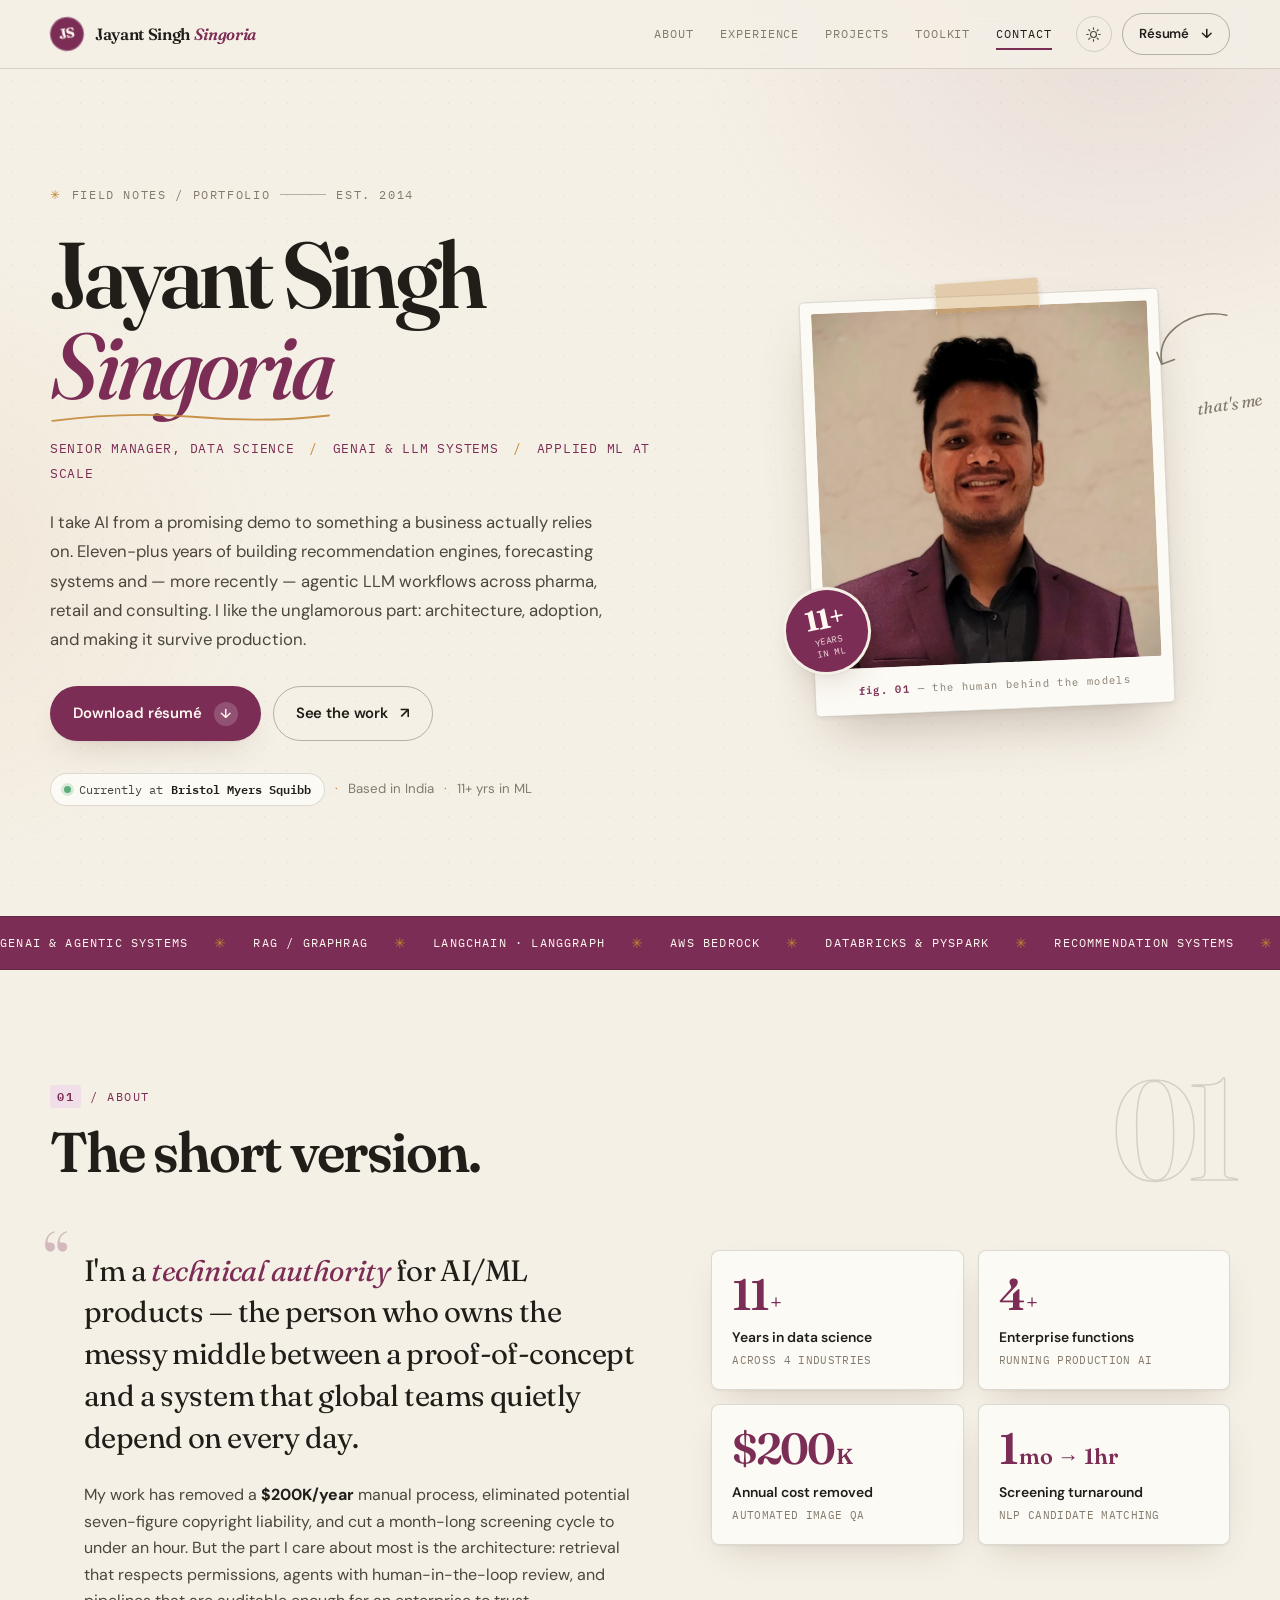
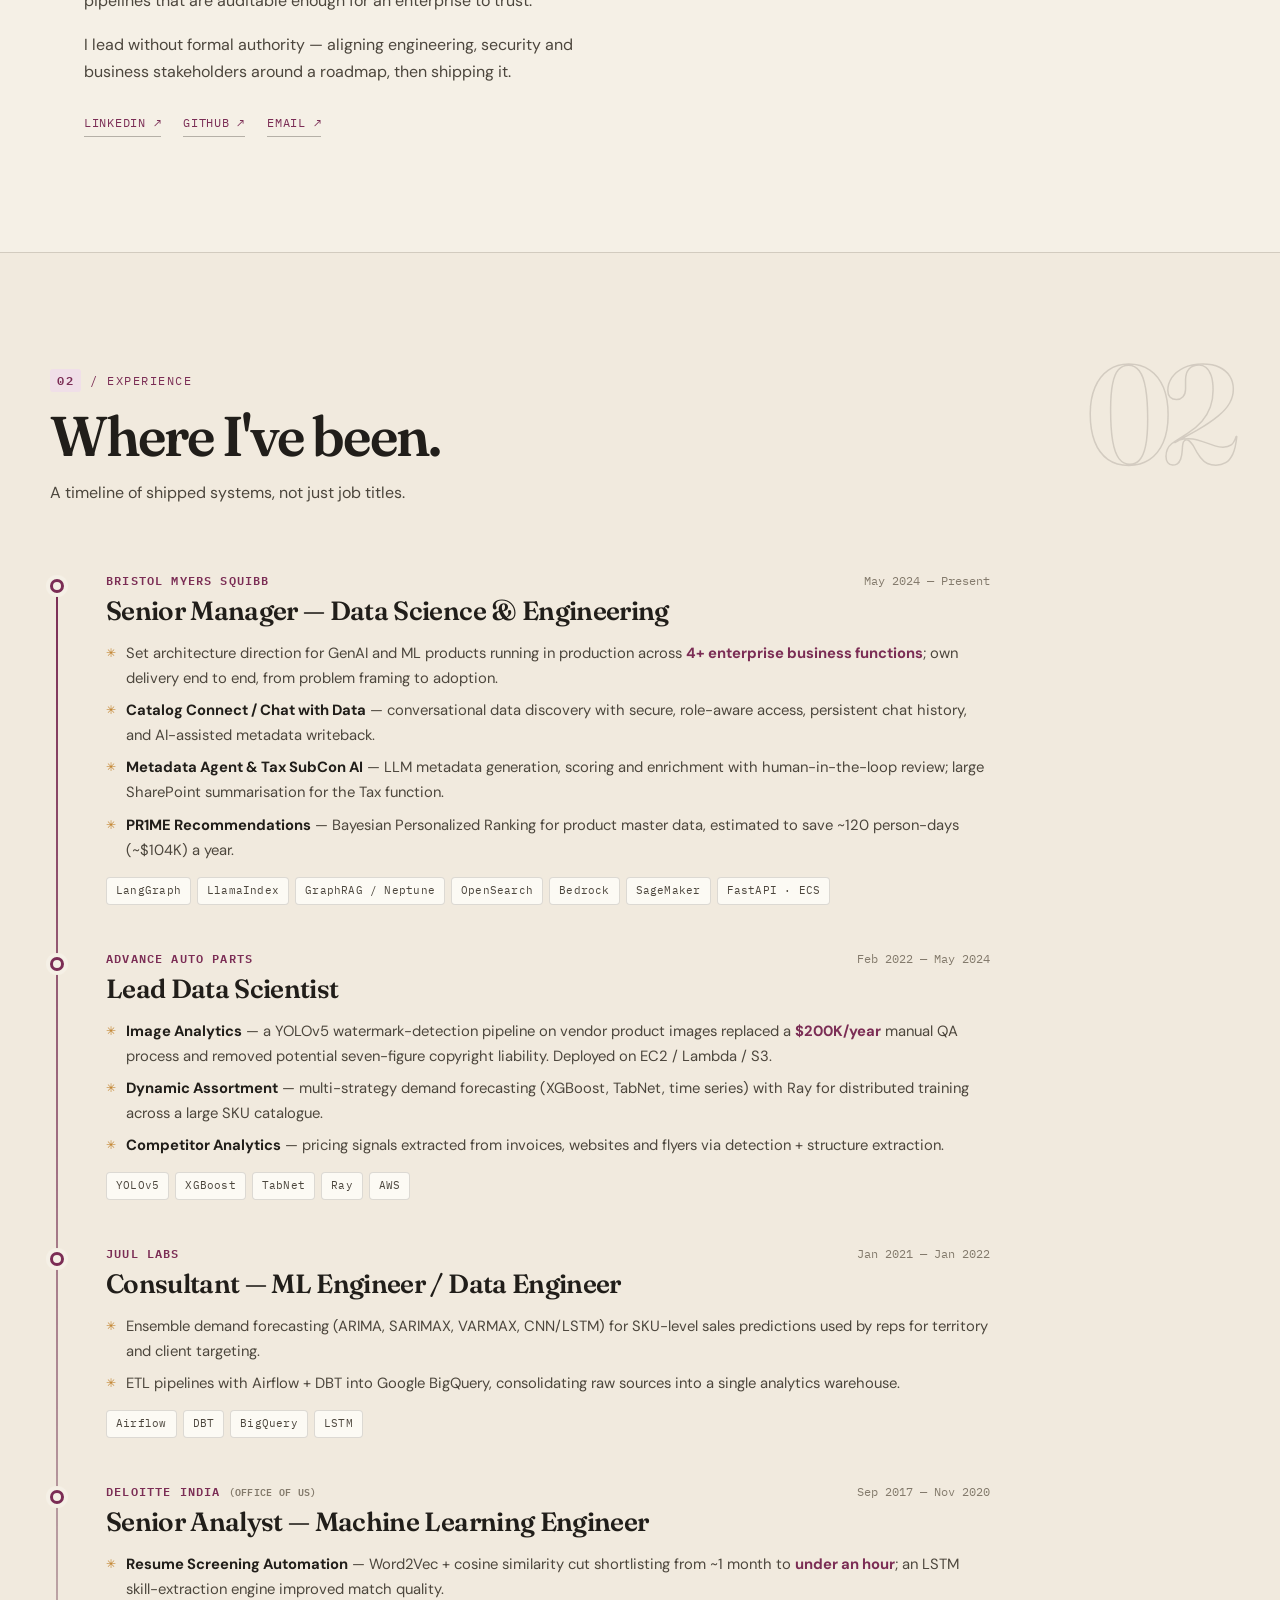
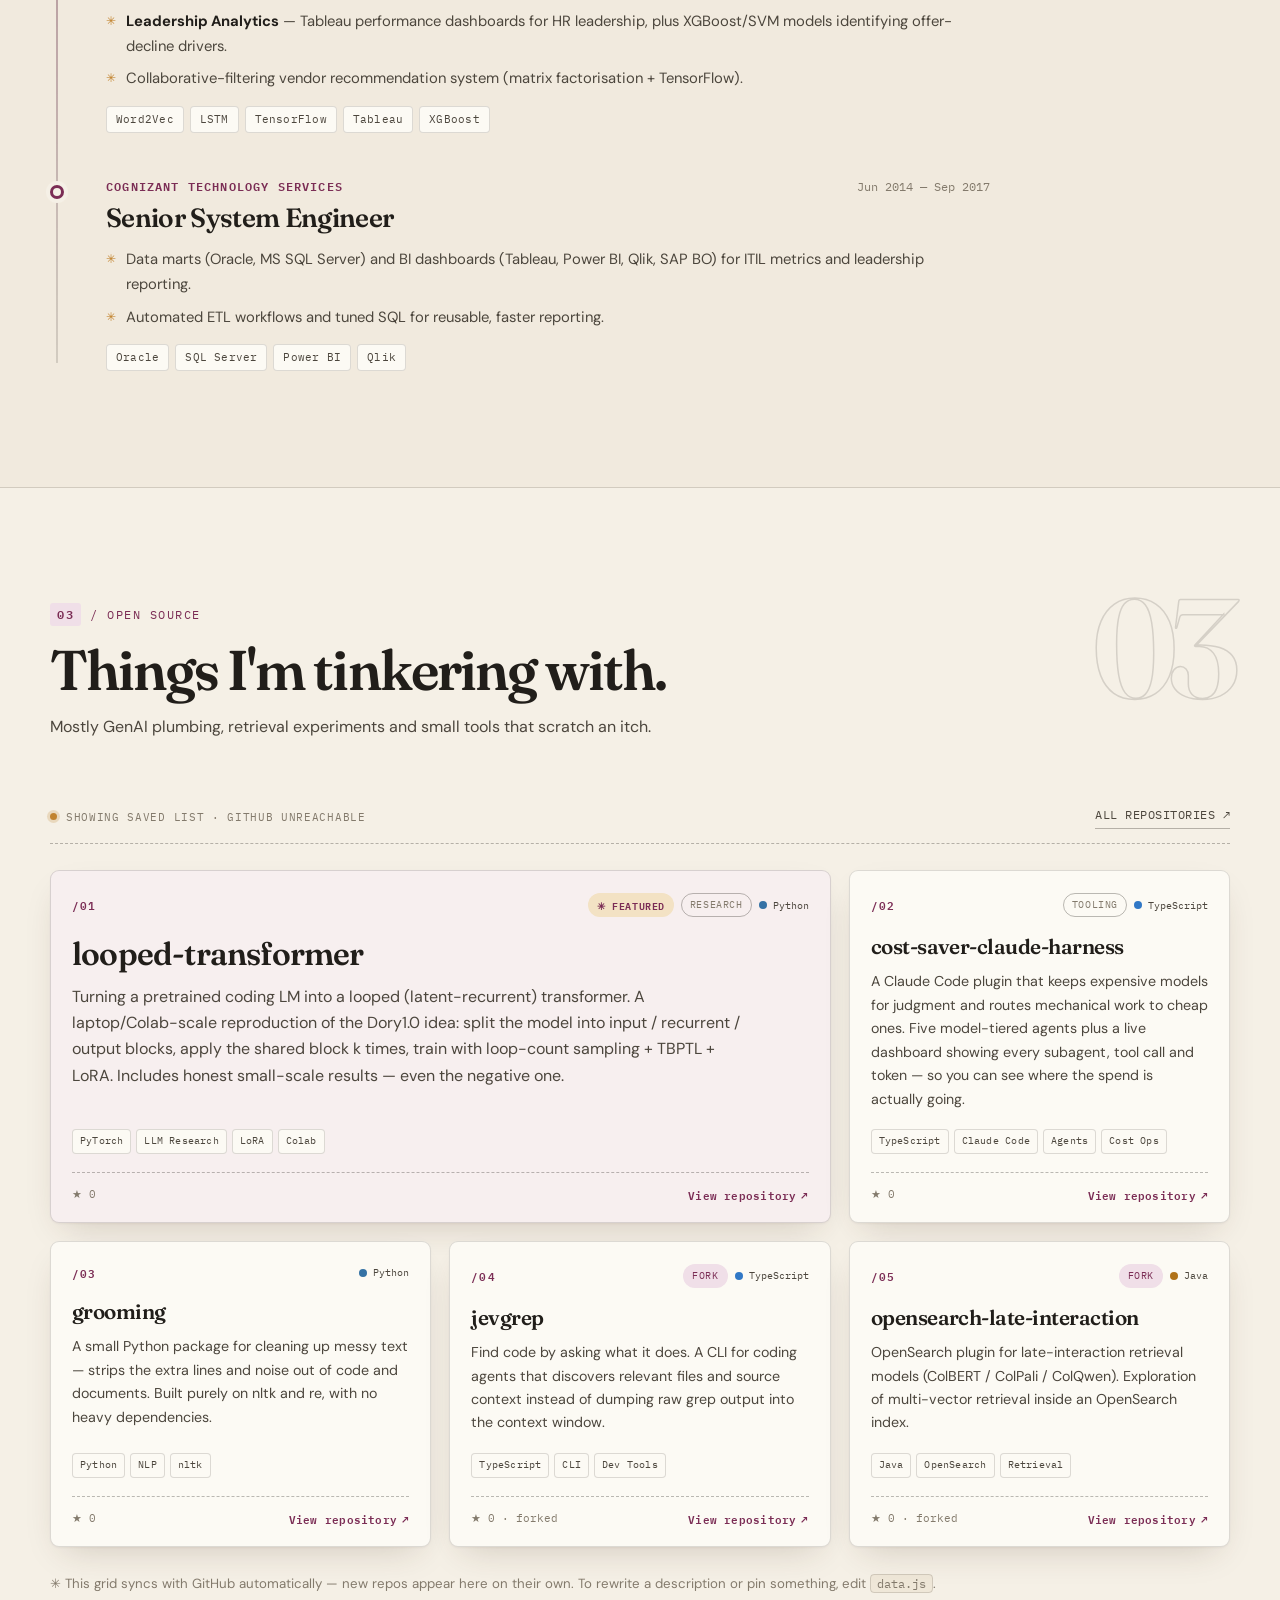
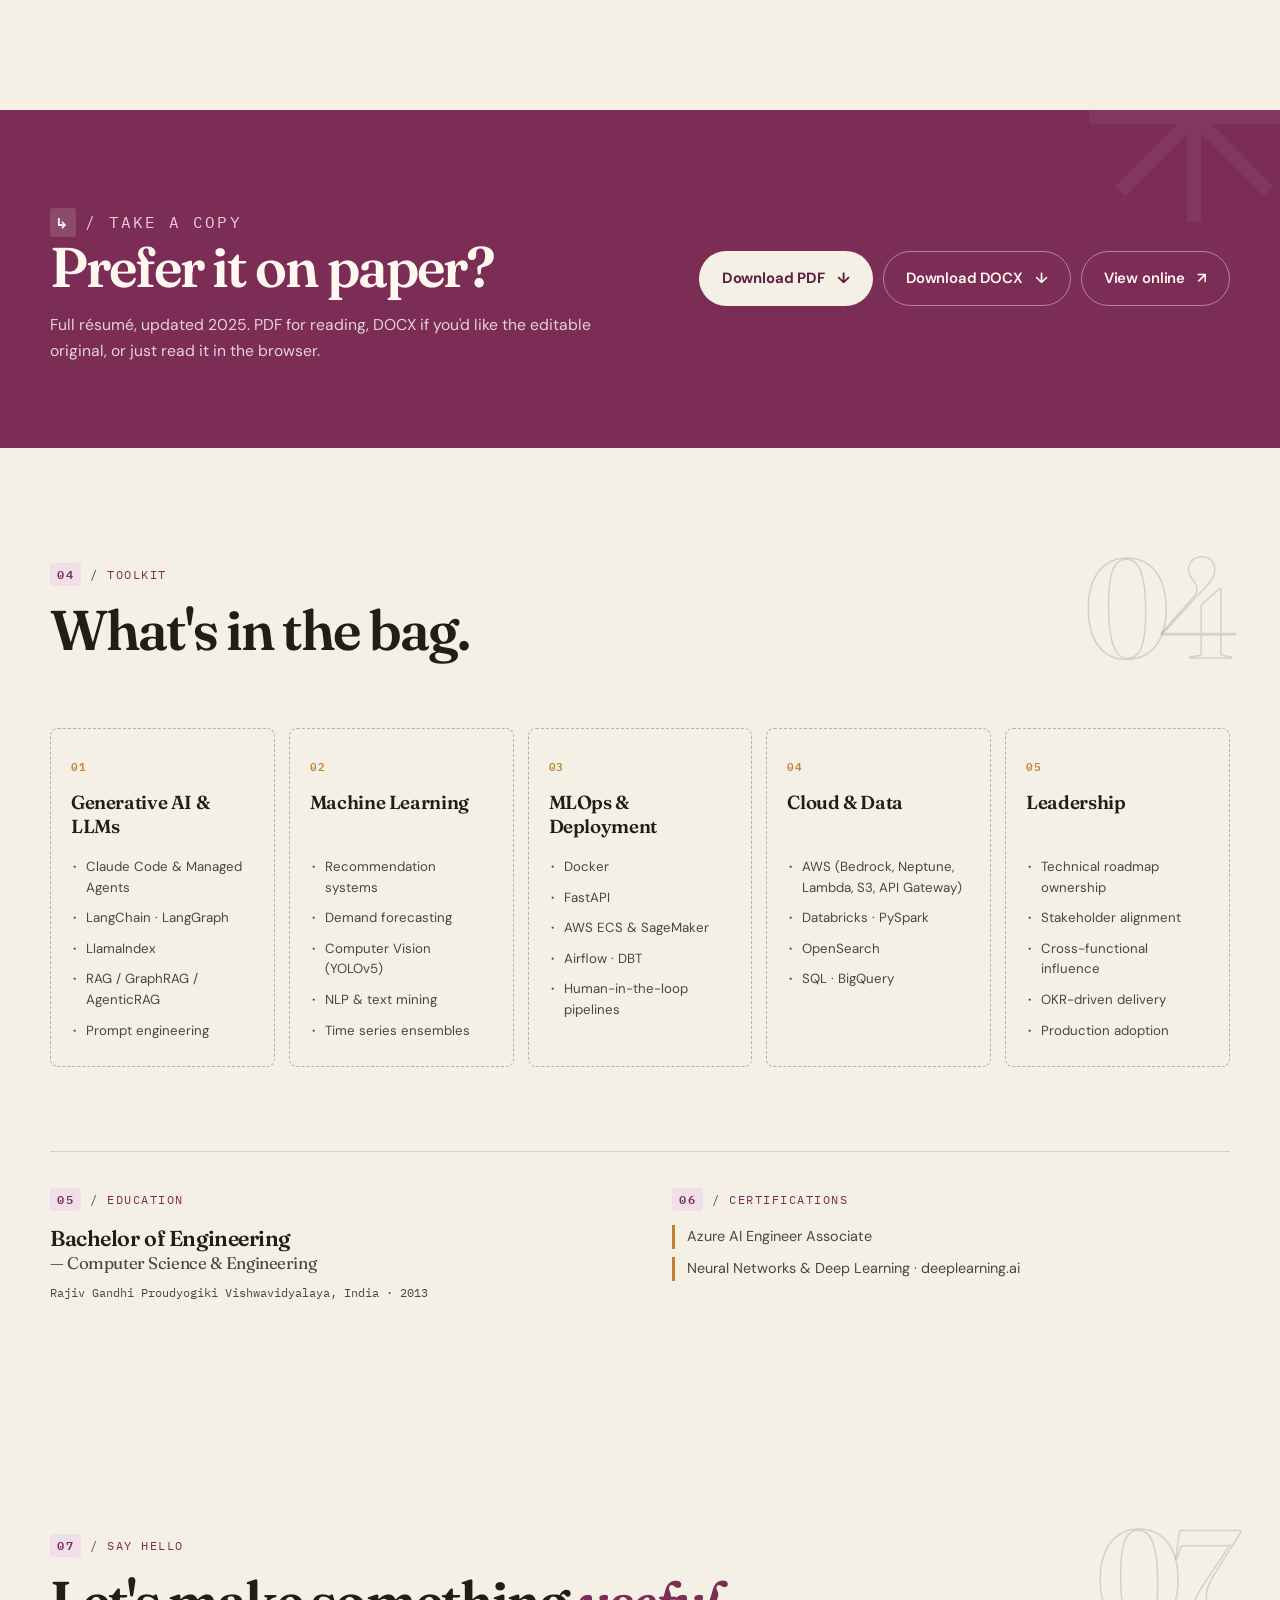
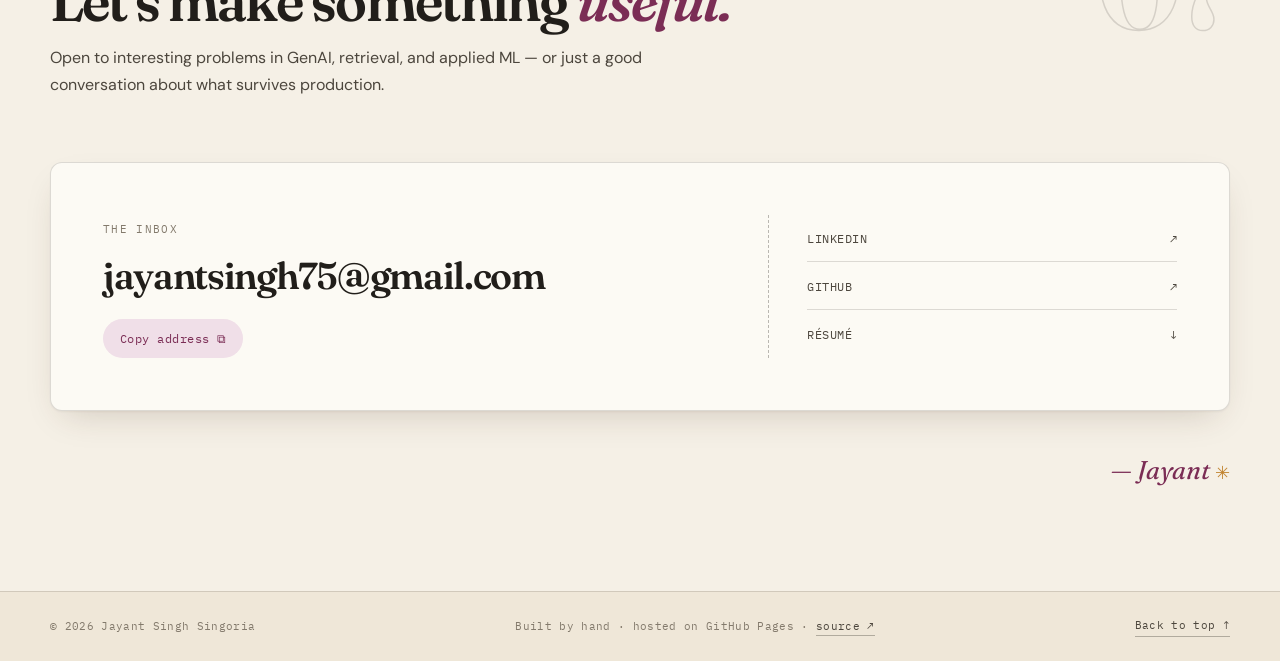
<file: index.html>
<!DOCTYPE html>
<html lang="en" data-theme="light">
<head>
<meta charset="utf-8">
<meta name="viewport" content="width=device-width, initial-scale=1">
<title>Jayant Singh Singoria — Data Science &amp; GenAI</title>
<meta name="description" content="Jayant Singh Singoria — Senior Manager, Data Science. GenAI &amp; LLM systems, applied ML at scale, AWS &amp; Databricks. Résumé, experience, and open-source projects.">
<meta name="author" content="Jayant Singh Singoria">
<meta name="theme-color" content="#F5F0E6">
<meta property="og:type" content="website">
<meta property="og:title" content="Jayant Singh Singoria — Data Science &amp; GenAI">
<meta property="og:description" content="Résumé, experience, and open-source projects.">
<meta property="og:image" content="https://jaysin60.github.io/assets/profile.jpg">
<meta property="og:url" content="https://jaysin60.github.io/">
<meta property="og:site_name" content="Jayant Singh Singoria">
<meta name="twitter:card" content="summary_large_image">
<link rel="canonical" href="https://jaysin60.github.io/">
<link rel="icon" href="assets/favicon.svg" type="image/svg+xml">
<link rel="preconnect" href="https://fonts.googleapis.com">
<link rel="preconnect" href="https://fonts.gstatic.com" crossorigin>
<link href="https://fonts.googleapis.com/css2?family=Fraunces:ital,opsz,wght@0,9..144,300..900;1,9..144,300..900&family=DM+Sans:wght@400;500;600;700&family=IBM+Plex+Mono:wght@400;500;600&display=swap" rel="stylesheet">
<link rel="stylesheet" href="style.css">
<script>
  /* set theme before first paint to avoid a flash */
  (function () {
    try {
      var t = localStorage.getItem('jss-theme');
      if (!t) t = matchMedia('(prefers-color-scheme: dark)').matches ? 'dark' : 'light';
      document.documentElement.setAttribute('data-theme', t);
    } catch (e) {}
    document.documentElement.classList.add('js');
  })();
</script>
</head>
<body>

<a class="skip-link" href="#main">Skip to content</a>
<div class="scroll-progress" id="scrollProgress" aria-hidden="true"></div>

<!-- ============================ HEADER ============================ -->
<header class="site-header" id="top">
  <div class="wrap header-inner">
    <a class="brand" href="#top" aria-label="Jayant Singh Singoria — home">
      <span class="brand-mark" aria-hidden="true">JS</span>
      <span class="brand-text">Jayant Singh <em>Singoria</em></span>
    </a>

    <nav class="nav" id="primaryNav" aria-label="Primary">
      <a href="#about">About</a>
      <a href="#experience">Experience</a>
      <a href="#projects">Projects</a>
      <a href="#toolkit">Toolkit</a>
      <a href="#contact">Contact</a>
    </nav>

    <div class="header-actions">
      <button class="icon-btn" id="themeToggle" type="button" aria-label="Switch to dark theme" title="Toggle light / dark">
        <svg class="i-sun" viewBox="0 0 24 24" aria-hidden="true"><circle cx="12" cy="12" r="4.2"/><path d="M12 2.5v2.2M12 19.3v2.2M2.5 12h2.2M19.3 12h2.2M5.3 5.3l1.6 1.6M17.1 17.1l1.6 1.6M18.7 5.3l-1.6 1.6M6.9 17.1l-1.6 1.6"/></svg>
        <svg class="i-moon" viewBox="0 0 24 24" aria-hidden="true"><path d="M20 14.2A8.2 8.2 0 0 1 9.8 4 8.4 8.4 0 1 0 20 14.2Z"/></svg>
      </button>
      <a class="btn btn-sm btn-outline header-download" href="assets/Jayant_Singh_Singoria_Resume_2025.pdf" download>
        Résumé <span aria-hidden="true">↓</span>
      </a>
      <button class="icon-btn menu-btn" id="menuToggle" type="button" aria-label="Open menu" aria-expanded="false" aria-controls="primaryNav">
        <svg viewBox="0 0 24 24" aria-hidden="true"><path d="M4 7h16M4 12h16M4 17h16"/></svg>
      </button>
    </div>
  </div>
</header>

<main id="main">

<!-- ============================== HERO ============================== -->
<section class="hero" aria-labelledby="heroName">
  <div class="hero-glow" id="heroGlow" aria-hidden="true"></div>
  <div class="wrap hero-grid">

    <div class="hero-copy">
      <p class="eyebrow reveal"><span class="asterisk" aria-hidden="true">✳</span> Field notes / portfolio <span class="eyebrow-rule" aria-hidden="true"></span> est. 2014</p>

      <h1 class="hero-name reveal" id="heroName" style="--d:.06s">
        Jayant Singh<br>
        <span class="name-accent">Singoria<svg class="swoosh" viewBox="0 0 320 22" preserveAspectRatio="none" aria-hidden="true"><path d="M3 15.5C60 5 118 4 166 9.5c46 5.3 96 6.7 151-2.5"/></svg></span>
      </h1>

      <p class="hero-role reveal" style="--d:.12s">Senior Manager, Data Science <span aria-hidden="true">/</span> GenAI &amp; LLM Systems <span aria-hidden="true">/</span> Applied ML at Scale</p>

      <p class="hero-blurb reveal" style="--d:.18s">
        I take AI from a promising demo to something a business actually relies on. Eleven-plus years of building recommendation engines, forecasting systems and — more recently — agentic LLM workflows across pharma, retail and consulting. I like the unglamorous part: architecture, adoption, and making it survive production.
      </p>

      <div class="hero-actions reveal" style="--d:.24s">
        <a class="btn btn-primary" href="assets/Jayant_Singh_Singoria_Resume_2025.pdf" download>
          <span>Download résumé</span>
          <span class="btn-arrow" aria-hidden="true">↓</span>
        </a>
        <a class="btn btn-outline" href="#projects">See the work <span aria-hidden="true">↗</span></a>
      </div>

      <div class="hero-facts reveal" style="--d:.3s">
        <span class="status-pill"><span class="live-dot" aria-hidden="true"></span> Currently at <strong>Bristol Myers Squibb</strong></span>
        <span class="fact-sep" aria-hidden="true">·</span>
        <span>Based in India</span>
        <span class="fact-sep" aria-hidden="true">·</span>
        <span>11+ yrs in ML</span>
      </div>
    </div>

    <div class="hero-visual reveal" style="--d:.16s">
      <div class="photo-wrap">
        <div class="tape" aria-hidden="true"></div>
        <figure class="photo-card">
          <img src="assets/profile.jpg" alt="Portrait of Jayant Singh Singoria" width="966" height="966" fetchpriority="high">
          <figcaption><span>fig. 01</span> — the human behind the models</figcaption>
        </figure>
        <div class="photo-seal" aria-hidden="true"><span>11+</span><small>years<br>in ML</small></div>
        <svg class="hand-arrow" viewBox="0 0 120 90" aria-hidden="true"><path d="M110 8C86 6 60 16 44 38c-9 12-11 27-6 40"/><path d="M30 66l8 14 15-8"/></svg>
        <span class="hand-note">that's me</span>
      </div>
    </div>

  </div>
</section>

<!-- ============================= TICKER ============================= -->
<div class="ticker" aria-label="Skills and tools">
  <div class="ticker-track" id="tickerTrack">
    <div class="ticker-set">
      <span>GenAI &amp; Agentic Systems</span><b aria-hidden="true">✳</b>
      <span>RAG / GraphRAG</span><b aria-hidden="true">✳</b>
      <span>LangChain · LangGraph</span><b aria-hidden="true">✳</b>
      <span>AWS Bedrock</span><b aria-hidden="true">✳</b>
      <span>Databricks &amp; PySpark</span><b aria-hidden="true">✳</b>
      <span>Recommendation Systems</span><b aria-hidden="true">✳</b>
      <span>Demand Forecasting</span><b aria-hidden="true">✳</b>
      <span>Computer Vision</span><b aria-hidden="true">✳</b>
      <span>MLOps &amp; SageMaker</span><b aria-hidden="true">✳</b>
      <span>Technical Leadership</span><b aria-hidden="true">✳</b>
    </div>
  </div>
</div>

<!-- ============================== ABOUT ============================= -->
<section class="section" id="about" aria-labelledby="aboutTitle">
  <div class="wrap">
    <div class="section-head reveal">
      <div>
        <p class="kicker"><span>01</span> / About</p>
        <h2 id="aboutTitle">The short version.</h2>
      </div>
      <span class="ghost-num" aria-hidden="true">01</span>
    </div>

    <div class="about-grid">
      <div class="about-statement reveal">
        <span class="quote-mark" aria-hidden="true">“</span>
        <p>I'm a <em>technical authority</em> for AI/ML products — the person who owns the messy middle between a proof-of-concept and a system that global teams quietly depend on every day.</p>
        <p class="muted">My work has removed a <strong>$200K/year</strong> manual process, eliminated potential seven-figure copyright liability, and cut a month-long screening cycle to under an hour. But the part I care about most is the architecture: retrieval that respects permissions, agents with human-in-the-loop review, and pipelines that are auditable enough for an enterprise to trust.</p>
        <p class="muted">I lead without formal authority — aligning engineering, security and business stakeholders around a roadmap, then shipping it.</p>
        <div class="about-links">
          <a href="https://www.linkedin.com/in/jayant-singh-01896b85" target="_blank" rel="noopener noreferrer">LinkedIn ↗</a>
          <a href="https://github.com/jaysin60" target="_blank" rel="noopener noreferrer">GitHub ↗</a>
          <a href="mailto:jayantsingh75@gmail.com">Email ↗</a>
        </div>
      </div>

      <div class="stat-grid">
        <div class="stat-card reveal" style="--d:.05s"><span class="stat-num">11<span>+</span></span><span class="stat-label">Years in data science</span><span class="stat-note">across 4 industries</span></div>
        <div class="stat-card reveal" style="--d:.1s"><span class="stat-num">4<span>+</span></span><span class="stat-label">Enterprise functions</span><span class="stat-note">running production AI</span></div>
        <div class="stat-card reveal" style="--d:.15s"><span class="stat-num">$200<span>K</span></span><span class="stat-label">Annual cost removed</span><span class="stat-note">automated image QA</span></div>
        <div class="stat-card reveal" style="--d:.2s"><span class="stat-num">1<span>mo → 1hr</span></span><span class="stat-label">Screening turnaround</span><span class="stat-note">NLP candidate matching</span></div>
      </div>
    </div>
  </div>
</section>

<!-- =========================== EXPERIENCE =========================== -->
<section class="section section-tint" id="experience" aria-labelledby="expTitle">
  <div class="wrap">
    <div class="section-head reveal">
      <div>
        <p class="kicker"><span>02</span> / Experience</p>
        <h2 id="expTitle">Where I've been.</h2>
        <p class="section-intro">A timeline of shipped systems, not just job titles.</p>
      </div>
      <span class="ghost-num" aria-hidden="true">02</span>
    </div>

    <ol class="timeline">

      <li class="tl-item reveal">
        <span class="tl-dot" aria-hidden="true"></span>
        <div class="tl-head">
          <div>
            <p class="tl-company">Bristol Myers Squibb</p>
            <h3>Senior Manager — Data Science &amp; Engineering</h3>
          </div>
          <p class="tl-date">May 2024 — Present</p>
        </div>
        <ul class="tl-list">
          <li>Set architecture direction for GenAI and ML products running in production across <strong>4+ enterprise business functions</strong>; own delivery end to end, from problem framing to adoption.</li>
          <li><b>Catalog Connect / Chat with Data</b> — conversational data discovery with secure, role-aware access, persistent chat history, and AI-assisted metadata writeback.</li>
          <li><b>Metadata Agent &amp; Tax SubCon AI</b> — LLM metadata generation, scoring and enrichment with human-in-the-loop review; large SharePoint summarisation for the Tax function.</li>
          <li><b>PR1ME Recommendations</b> — Bayesian Personalized Ranking for product master data, estimated to save ~120 person-days (~$104K) a year.</li>
        </ul>
        <div class="tag-row"><span>LangGraph</span><span>LlamaIndex</span><span>GraphRAG / Neptune</span><span>OpenSearch</span><span>Bedrock</span><span>SageMaker</span><span>FastAPI · ECS</span></div>
      </li>

      <li class="tl-item reveal">
        <span class="tl-dot" aria-hidden="true"></span>
        <div class="tl-head">
          <div>
            <p class="tl-company">Advance Auto Parts</p>
            <h3>Lead Data Scientist</h3>
          </div>
          <p class="tl-date">Feb 2022 — May 2024</p>
        </div>
        <ul class="tl-list">
          <li><b>Image Analytics</b> — a YOLOv5 watermark-detection pipeline on vendor product images replaced a <strong>$200K/year</strong> manual QA process and removed potential seven-figure copyright liability. Deployed on EC2 / Lambda / S3.</li>
          <li><b>Dynamic Assortment</b> — multi-strategy demand forecasting (XGBoost, TabNet, time series) with Ray for distributed training across a large SKU catalogue.</li>
          <li><b>Competitor Analytics</b> — pricing signals extracted from invoices, websites and flyers via detection + structure extraction.</li>
        </ul>
        <div class="tag-row"><span>YOLOv5</span><span>XGBoost</span><span>TabNet</span><span>Ray</span><span>AWS</span></div>
      </li>

      <li class="tl-item reveal">
        <span class="tl-dot" aria-hidden="true"></span>
        <div class="tl-head">
          <div>
            <p class="tl-company">Juul Labs</p>
            <h3>Consultant — ML Engineer / Data Engineer</h3>
          </div>
          <p class="tl-date">Jan 2021 — Jan 2022</p>
        </div>
        <ul class="tl-list">
          <li>Ensemble demand forecasting (ARIMA, SARIMAX, VARMAX, CNN/LSTM) for SKU-level sales predictions used by reps for territory and client targeting.</li>
          <li>ETL pipelines with Airflow + DBT into Google BigQuery, consolidating raw sources into a single analytics warehouse.</li>
        </ul>
        <div class="tag-row"><span>Airflow</span><span>DBT</span><span>BigQuery</span><span>LSTM</span></div>
      </li>

      <li class="tl-item reveal">
        <span class="tl-dot" aria-hidden="true"></span>
        <div class="tl-head">
          <div>
            <p class="tl-company">Deloitte India <small>(Office of US)</small></p>
            <h3>Senior Analyst — Machine Learning Engineer</h3>
          </div>
          <p class="tl-date">Sep 2017 — Nov 2020</p>
        </div>
        <ul class="tl-list">
          <li><b>Resume Screening Automation</b> — Word2Vec + cosine similarity cut shortlisting from ~1 month to <strong>under an hour</strong>; an LSTM skill-extraction engine improved match quality.</li>
          <li><b>Leadership Analytics</b> — Tableau performance dashboards for HR leadership, plus XGBoost/SVM models identifying offer-decline drivers.</li>
          <li>Collaborative-filtering vendor recommendation system (matrix factorisation + TensorFlow).</li>
        </ul>
        <div class="tag-row"><span>Word2Vec</span><span>LSTM</span><span>TensorFlow</span><span>Tableau</span><span>XGBoost</span></div>
      </li>

      <li class="tl-item reveal">
        <span class="tl-dot" aria-hidden="true"></span>
        <div class="tl-head">
          <div>
            <p class="tl-company">Cognizant Technology Services</p>
            <h3>Senior System Engineer</h3>
          </div>
          <p class="tl-date">Jun 2014 — Sep 2017</p>
        </div>
        <ul class="tl-list">
          <li>Data marts (Oracle, MS SQL Server) and BI dashboards (Tableau, Power BI, Qlik, SAP BO) for ITIL metrics and leadership reporting.</li>
          <li>Automated ETL workflows and tuned SQL for reusable, faster reporting.</li>
        </ul>
        <div class="tag-row"><span>Oracle</span><span>SQL Server</span><span>Power BI</span><span>Qlik</span></div>
      </li>

    </ol>
  </div>
</section>

<!-- ============================ PROJECTS ============================ -->
<section class="section" id="projects" aria-labelledby="projTitle">
  <div class="wrap">
    <div class="section-head reveal">
      <div>
        <p class="kicker"><span>03</span> / Open source</p>
        <h2 id="projTitle">Things I'm tinkering with.</h2>
        <p class="section-intro">Mostly GenAI plumbing, retrieval experiments and small tools that scratch an itch.</p>
      </div>
      <span class="ghost-num" aria-hidden="true">03</span>
    </div>

    <div class="projects-bar reveal">
      <span class="sync-status" id="syncStatus"><span class="live-dot" aria-hidden="true"></span> Loading from GitHub…</span>
      <a class="text-link" href="https://github.com/jaysin60?tab=repositories" target="_blank" rel="noopener noreferrer">All repositories ↗</a>
    </div>

    <div class="projects-grid" id="projectsGrid" aria-live="polite">
      <!-- rendered by app.js; <noscript> fallback below -->
    </div>
    <noscript>
      <p class="muted">This grid loads live from GitHub. Browse it directly at <a href="https://github.com/jaysin60?tab=repositories">github.com/jaysin60</a>.</p>
    </noscript>

    <p class="projects-note reveal">✳ This grid syncs with GitHub automatically — new repos appear here on their own. To rewrite a description or pin something, edit <code>data.js</code>.</p>
  </div>
</section>

<!-- ========================= RÉSUMÉ STRIP ========================= -->
<section class="resume-strip" aria-labelledby="resumeTitle">
  <div class="wrap resume-strip-inner">
    <div>
      <p class="kicker kicker-light"><span>↳</span> / Take a copy</p>
      <h2 id="resumeTitle">Prefer it on paper?</h2>
      <p>Full résumé, updated 2025. PDF for reading, DOCX if you'd like the editable original, or just read it in the browser.</p>
    </div>
    <div class="resume-buttons">
      <a class="btn btn-cream" href="assets/Jayant_Singh_Singoria_Resume_2025.pdf" download>Download PDF <span aria-hidden="true">↓</span></a>
      <a class="btn btn-ghost-light" href="assets/Jayant_Singh_Singoria_Resume_2025.docx" download>Download DOCX <span aria-hidden="true">↓</span></a>
      <a class="btn btn-ghost-light" href="resume.html">View online <span aria-hidden="true">↗</span></a>
    </div>
  </div>
  <span class="strip-asterisk" aria-hidden="true">✳</span>
</section>

<!-- ============================= TOOLKIT ============================ -->
<section class="section" id="toolkit" aria-labelledby="toolTitle">
  <div class="wrap">
    <div class="section-head reveal">
      <div>
        <p class="kicker"><span>04</span> / Toolkit</p>
        <h2 id="toolTitle">What's in the bag.</h2>
      </div>
      <span class="ghost-num" aria-hidden="true">04</span>
    </div>

    <div class="tool-grid">
      <div class="tool-card reveal" style="--d:.03s"><span class="tool-num">01</span><h3>Generative AI &amp; LLMs</h3><ul><li>Claude Code &amp; Managed Agents</li><li>LangChain · LangGraph</li><li>LlamaIndex</li><li>RAG / GraphRAG / AgenticRAG</li><li>Prompt engineering</li></ul></div>
      <div class="tool-card reveal" style="--d:.07s"><span class="tool-num">02</span><h3>Machine Learning</h3><ul><li>Recommendation systems</li><li>Demand forecasting</li><li>Computer Vision (YOLOv5)</li><li>NLP &amp; text mining</li><li>Time series ensembles</li></ul></div>
      <div class="tool-card reveal" style="--d:.11s"><span class="tool-num">03</span><h3>MLOps &amp; Deployment</h3><ul><li>Docker</li><li>FastAPI</li><li>AWS ECS &amp; SageMaker</li><li>Airflow · DBT</li><li>Human-in-the-loop pipelines</li></ul></div>
      <div class="tool-card reveal" style="--d:.15s"><span class="tool-num">04</span><h3>Cloud &amp; Data</h3><ul><li>AWS (Bedrock, Neptune, Lambda, S3, API Gateway)</li><li>Databricks · PySpark</li><li>OpenSearch</li><li>SQL · BigQuery</li></ul></div>
      <div class="tool-card reveal" style="--d:.19s"><span class="tool-num">05</span><h3>Leadership</h3><ul><li>Technical roadmap ownership</li><li>Stakeholder alignment</li><li>Cross-functional influence</li><li>OKR-driven delivery</li><li>Production adoption</li></ul></div>
    </div>

    <div class="credentials reveal">
      <div class="cred-block">
        <p class="kicker"><span>05</span> / Education</p>
        <h3>Bachelor of Engineering <span>— Computer Science &amp; Engineering</span></h3>
        <p class="muted">Rajiv Gandhi Proudyogiki Vishwavidyalaya, India · 2013</p>
      </div>
      <div class="cred-block">
        <p class="kicker"><span>06</span> / Certifications</p>
        <div class="cert-row"><span>Azure AI Engineer Associate</span><span>Neural Networks &amp; Deep Learning · deeplearning.ai</span></div>
      </div>
    </div>
  </div>
</section>

<!-- ============================= CONTACT =========================== -->
<section class="section contact" id="contact" aria-labelledby="contactTitle">
  <div class="wrap">
    <div class="section-head reveal">
      <div>
        <p class="kicker"><span>07</span> / Say hello</p>
        <h2 id="contactTitle">Let's make something <em>useful.</em></h2>
        <p class="section-intro">Open to interesting problems in GenAI, retrieval, and applied ML — or just a good conversation about what survives production.</p>
      </div>
      <span class="ghost-num" aria-hidden="true">07</span>
    </div>

    <div class="contact-card reveal">
      <div class="contact-main">
        <span class="contact-label">The inbox</span>
        <a class="contact-email" href="mailto:jayantsingh75@gmail.com">jayantsingh75@gmail.com</a>
        <button class="copy-btn" id="copyEmail" type="button" data-email="jayantsingh75@gmail.com" aria-label="Copy email address">Copy address <span aria-hidden="true">⧉</span></button>
      </div>
      <div class="contact-side">
        <a href="https://www.linkedin.com/in/jayant-singh-01896b85" target="_blank" rel="noopener noreferrer">LinkedIn <span aria-hidden="true">↗</span></a>
        <a href="https://github.com/jaysin60" target="_blank" rel="noopener noreferrer">GitHub <span aria-hidden="true">↗</span></a>
        <a href="assets/Jayant_Singh_Singoria_Resume_2025.pdf" download>Résumé <span aria-hidden="true">↓</span></a>
      </div>
    </div>

    <p class="signature reveal">— Jayant <span aria-hidden="true">✳</span></p>
  </div>
</section>

</main>

<!-- ============================== FOOTER ============================ -->
<footer class="site-footer">
  <div class="wrap footer-inner">
    <span>© <span id="year">2026</span> Jayant Singh Singoria</span>
    <span class="footer-mid">Built by hand · hosted on GitHub Pages · <a href="https://github.com/jaysin60/jaysin60.github.io">source ↗</a></span>
    <a href="#top">Back to top ↑</a>
  </div>
</footer>

<script src="data.js"></script>
<script src="app.js"></script>
</body>
</html>
</file>
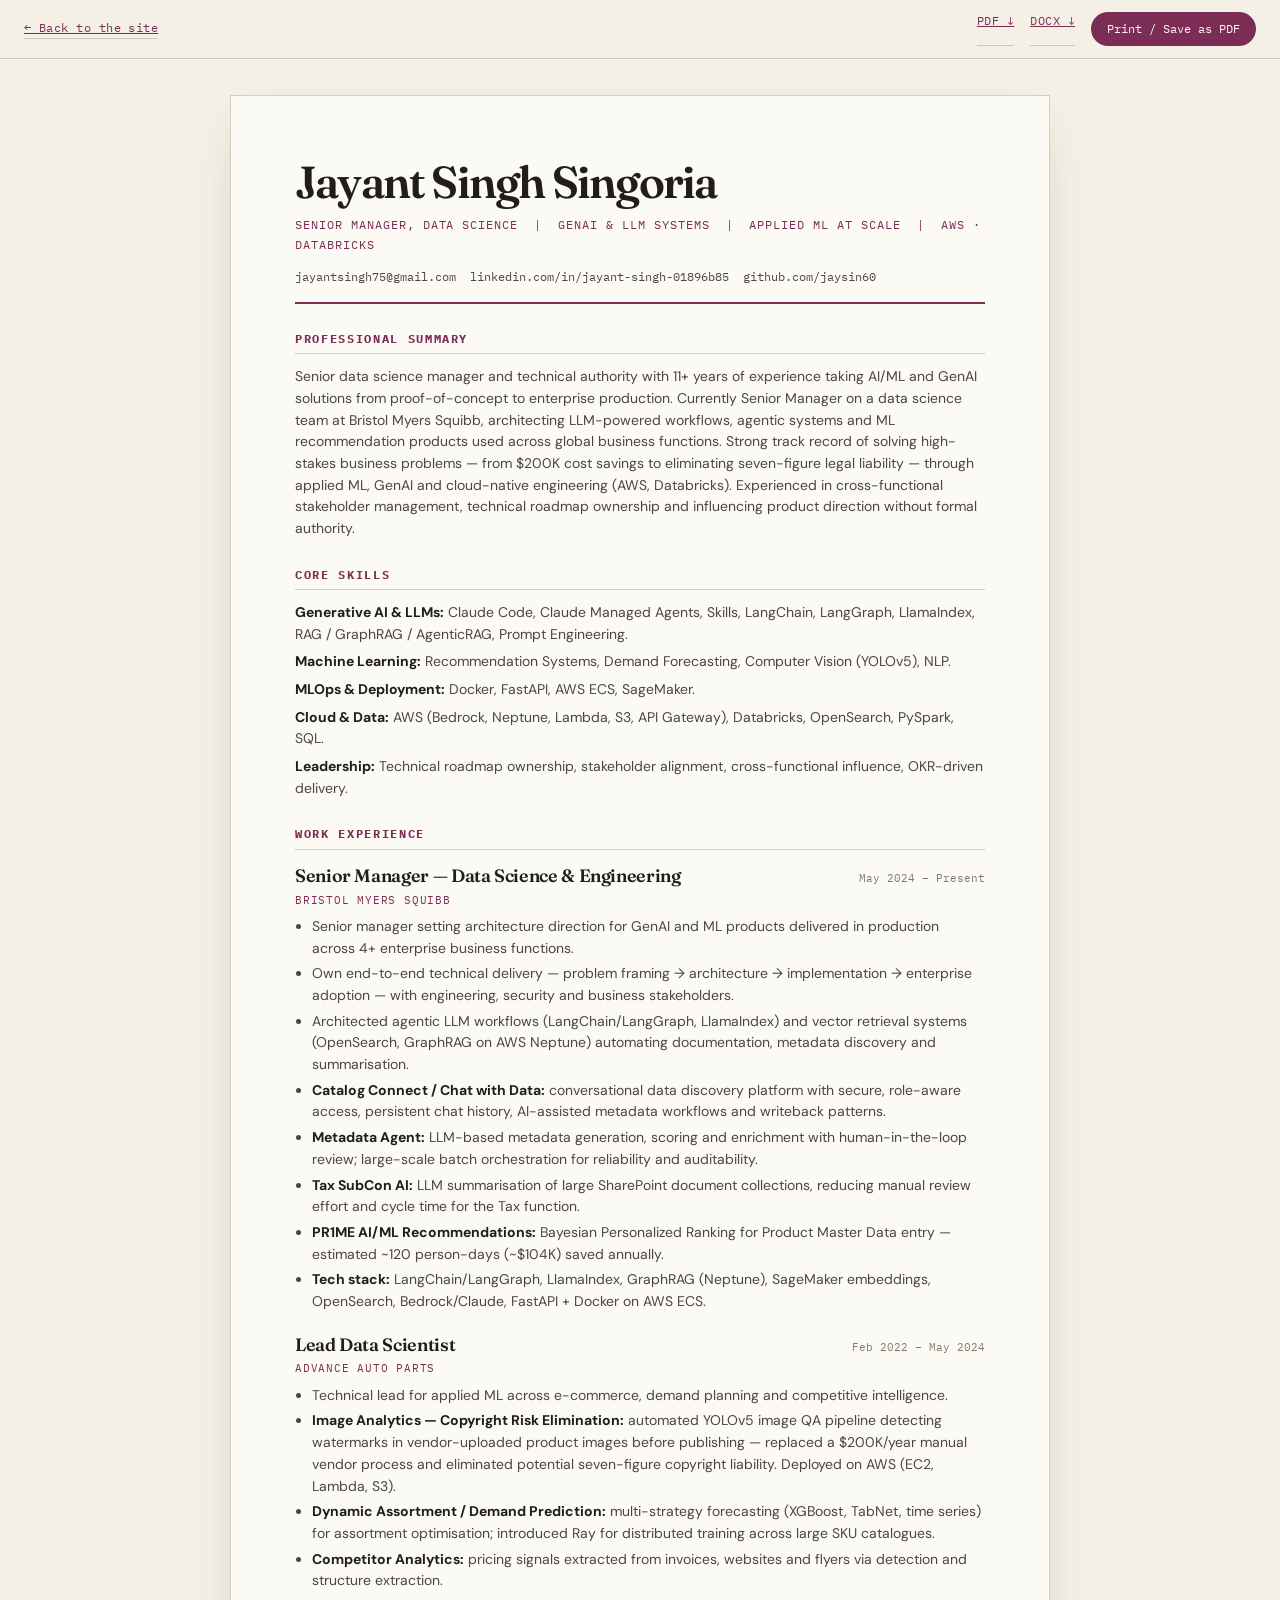
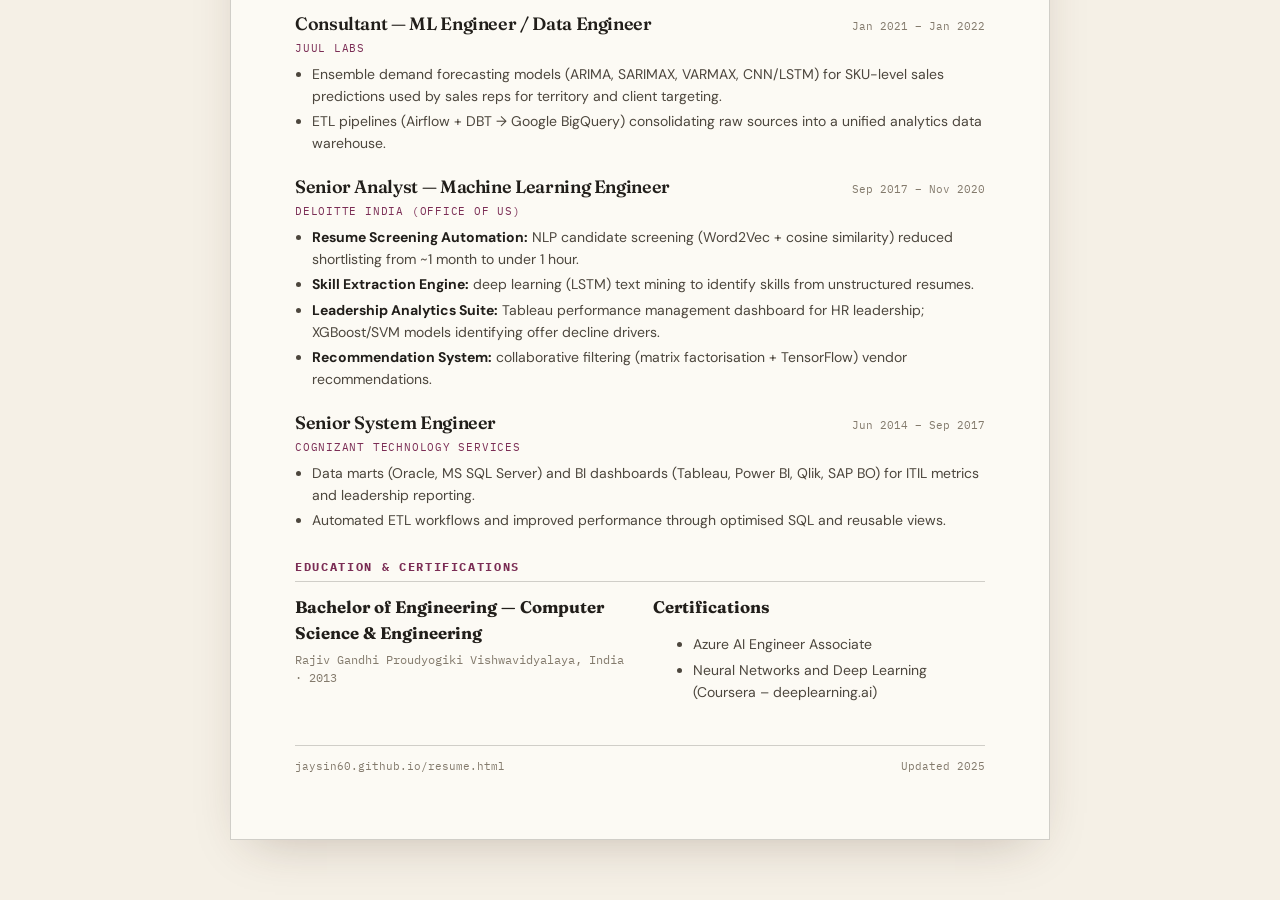
<file: resume.html>
<!DOCTYPE html>
<html lang="en">
<head>
<meta charset="utf-8">
<meta name="viewport" content="width=device-width, initial-scale=1">
<title>Résumé — Jayant Singh Singoria</title>
<meta name="description" content="Résumé of Jayant Singh Singoria, Senior Manager, Data Science.">
<meta name="robots" content="index,follow">
<link rel="icon" href="assets/favicon.svg" type="image/svg+xml">
<link rel="preconnect" href="https://fonts.googleapis.com">
<link rel="preconnect" href="https://fonts.gstatic.com" crossorigin>
<link href="https://fonts.googleapis.com/css2?family=Fraunces:ital,opsz,wght@0,9..144,300..900;1,9..144,300..900&family=DM+Sans:wght@400;500;600;700&family=IBM+Plex+Mono:wght@400;500;600&display=swap" rel="stylesheet">
<style>
  :root{
    --paper:#F5F0E6; --ink:#211E1A; --ink2:#4C463D; --ink3:#837A6C;
    --plum:#7B2D55; --line:rgba(33,30,26,.2);
    --serif:'Fraunces',Georgia,serif; --sans:'DM Sans',sans-serif; --mono:'IBM Plex Mono',monospace;
  }
  *{box-sizing:border-box}
  body{margin:0;background:var(--paper);color:var(--ink);font-family:var(--sans);font-size:14px;line-height:1.55;-webkit-font-smoothing:antialiased}
  .toolbar{position:sticky;top:0;z-index:5;display:flex;justify-content:space-between;align-items:center;gap:12px;flex-wrap:wrap;padding:12px 24px;background:rgba(245,240,230,.92);backdrop-filter:blur(10px);border-bottom:1px solid var(--line);font-family:var(--mono);font-size:.72rem;letter-spacing:.04em}
  .toolbar a{color:var(--plum);border-bottom:1px solid var(--line);padding-bottom:2px}
  .toolbar .right{display:flex;gap:16px;flex-wrap:wrap}
  button{font:inherit;cursor:pointer;background:var(--plum);color:#FFF7F0;border:0;border-radius:100px;padding:8px 16px;font-family:var(--mono);font-size:.72rem}
  button:hover{background:#5C2040}
  .sheet{width:min(820px,calc(100% - 40px));margin:36px auto 60px;background:#FCFAF4;padding:clamp(30px,6vw,64px);border:1px solid var(--line);box-shadow:0 18px 50px -20px rgba(70,40,25,.28)}
  header.r-head{border-bottom:2px solid var(--plum);padding-bottom:16px;margin-bottom:22px}
  h1{font-family:var(--serif);font-size:clamp(2rem,5vw,2.8rem);letter-spacing:-.04em;line-height:1;margin:0 0 10px;font-weight:600}
  .role{font-family:var(--mono);font-size:.76rem;letter-spacing:.08em;text-transform:uppercase;color:var(--plum);margin:0 0 12px;line-height:1.7}
  .contact{font-family:var(--mono);font-size:.72rem;color:var(--ink2);display:flex;flex-wrap:wrap;gap:6px 14px}
  .contact span::after{content:"";}
  h2{font-family:var(--mono);font-size:.74rem;letter-spacing:.14em;text-transform:uppercase;color:var(--plum);margin:26px 0 12px;padding-bottom:5px;border-bottom:1px solid var(--line)}
  p{margin:0 0 9px;color:var(--ink2)}
  .summary{font-size:14px}
  .skills p{margin-bottom:6px}
  .skills b{color:var(--ink);font-weight:700}
  .job{margin:0 0 18px;break-inside:avoid}
  .job-head{display:flex;justify-content:space-between;align-items:baseline;gap:12px;flex-wrap:wrap}
  .job h3{font-family:var(--serif);font-size:1.12rem;font-weight:600;letter-spacing:-.02em;margin:0}
  .company{font-family:var(--mono);font-size:.7rem;letter-spacing:.07em;text-transform:uppercase;color:var(--plum);margin:2px 0 7px}
  .date{font-family:var(--mono);font-size:.7rem;color:var(--ink3);white-space:nowrap}
  .job ul{margin:0;padding-left:17px}
  .job li{color:var(--ink2);margin-bottom:4px}
  .job li b,.job li strong{color:var(--ink)}
  .two{display:grid;grid-template-columns:1fr 1fr;gap:26px}
  .two h3{font-family:var(--serif);font-size:1.05rem;margin:0 0 5px}
  .mono-small{font-family:var(--mono);font-size:.72rem;color:var(--ink3)}
  .certs li{color:var(--ink2);margin-bottom:4px}
  .foot{margin-top:28px;padding-top:12px;border-top:1px solid var(--line);font-family:var(--mono);font-size:.68rem;color:var(--ink3);display:flex;justify-content:space-between;gap:10px;flex-wrap:wrap}

  @media (max-width:620px){.sheet{padding:26px 22px}.two{grid-template-columns:1fr;gap:14px}}

  @media print{
    @page{size:A4;margin:14mm 15mm}
    body{background:#fff;font-size:9.4pt;line-height:1.42}
    .toolbar{display:none}
    .sheet{width:auto;margin:0;padding:0;border:0;box-shadow:none;background:#fff}
    h1{font-size:23pt}
    .role{font-size:7.4pt}
    .contact{font-size:7.4pt}
    h2{font-size:7.6pt;margin:13pt 0 6pt}
    p,.job li{font-size:9.2pt;margin-bottom:3pt}
    .job{margin-bottom:9pt}
    .job h3{font-size:11pt}
    .company,.date{font-size:7pt}
    .foot{font-size:7pt;margin-top:12pt}
    a{color:inherit;text-decoration:none}
  }
</style>
</head>
<body>

<div class="toolbar">
  <a href="index.html">← Back to the site</a>
  <div class="right">
    <a href="assets/Jayant_Singh_Singoria_Resume_2025.pdf" download>PDF ↓</a>
    <a href="assets/Jayant_Singh_Singoria_Resume_2025.docx" download>DOCX ↓</a>
    <button type="button" onclick="window.print()">Print / Save as PDF</button>
  </div>
</div>

<article class="sheet">
  <header class="r-head">
    <h1>Jayant Singh Singoria</h1>
    <p class="role">Senior Manager, Data Science &nbsp;|&nbsp; GenAI &amp; LLM Systems &nbsp;|&nbsp; Applied ML at Scale &nbsp;|&nbsp; AWS · Databricks</p>
    <div class="contact">
      <span>jayantsingh75@gmail.com</span>
      <span>linkedin.com/in/jayant-singh-01896b85</span>
      <span>github.com/jaysin60</span>
    </div>
  </header>

  <h2>Professional Summary</h2>
  <p class="summary">Senior data science manager and technical authority with 11+ years of experience taking AI/ML and GenAI solutions from proof-of-concept to enterprise production. Currently Senior Manager on a data science team at Bristol Myers Squibb, architecting LLM-powered workflows, agentic systems and ML recommendation products used across global business functions. Strong track record of solving high-stakes business problems — from $200K cost savings to eliminating seven-figure legal liability — through applied ML, GenAI and cloud-native engineering (AWS, Databricks). Experienced in cross-functional stakeholder management, technical roadmap ownership and influencing product direction without formal authority.</p>

  <h2>Core Skills</h2>
  <div class="skills">
    <p><b>Generative AI &amp; LLMs:</b> Claude Code, Claude Managed Agents, Skills, LangChain, LangGraph, LlamaIndex, RAG / GraphRAG / AgenticRAG, Prompt Engineering.</p>
    <p><b>Machine Learning:</b> Recommendation Systems, Demand Forecasting, Computer Vision (YOLOv5), NLP.</p>
    <p><b>MLOps &amp; Deployment:</b> Docker, FastAPI, AWS ECS, SageMaker.</p>
    <p><b>Cloud &amp; Data:</b> AWS (Bedrock, Neptune, Lambda, S3, API Gateway), Databricks, OpenSearch, PySpark, SQL.</p>
    <p><b>Leadership:</b> Technical roadmap ownership, stakeholder alignment, cross-functional influence, OKR-driven delivery.</p>
  </div>

  <h2>Work Experience</h2>

  <div class="job">
    <div class="job-head"><h3>Senior Manager — Data Science &amp; Engineering</h3><span class="date">May 2024 – Present</span></div>
    <p class="company">Bristol Myers Squibb</p>
    <ul>
      <li>Senior manager setting architecture direction for GenAI and ML products delivered in production across 4+ enterprise business functions.</li>
      <li>Own end-to-end technical delivery — problem framing → architecture → implementation → enterprise adoption — with engineering, security and business stakeholders.</li>
      <li>Architected agentic LLM workflows (LangChain/LangGraph, LlamaIndex) and vector retrieval systems (OpenSearch, GraphRAG on AWS Neptune) automating documentation, metadata discovery and summarisation.</li>
      <li><b>Catalog Connect / Chat with Data:</b> conversational data discovery platform with secure, role-aware access, persistent chat history, AI-assisted metadata workflows and writeback patterns.</li>
      <li><b>Metadata Agent:</b> LLM-based metadata generation, scoring and enrichment with human-in-the-loop review; large-scale batch orchestration for reliability and auditability.</li>
      <li><b>Tax SubCon AI:</b> LLM summarisation of large SharePoint document collections, reducing manual review effort and cycle time for the Tax function.</li>
      <li><b>PR1ME AI/ML Recommendations:</b> Bayesian Personalized Ranking for Product Master Data entry — estimated ~120 person-days (~$104K) saved annually.</li>
      <li><b>Tech stack:</b> LangChain/LangGraph, LlamaIndex, GraphRAG (Neptune), SageMaker embeddings, OpenSearch, Bedrock/Claude, FastAPI + Docker on AWS ECS.</li>
    </ul>
  </div>

  <div class="job">
    <div class="job-head"><h3>Lead Data Scientist</h3><span class="date">Feb 2022 – May 2024</span></div>
    <p class="company">Advance Auto Parts</p>
    <ul>
      <li>Technical lead for applied ML across e-commerce, demand planning and competitive intelligence.</li>
      <li><b>Image Analytics — Copyright Risk Elimination:</b> automated YOLOv5 image QA pipeline detecting watermarks in vendor-uploaded product images before publishing — replaced a $200K/year manual vendor process and eliminated potential seven-figure copyright liability. Deployed on AWS (EC2, Lambda, S3).</li>
      <li><b>Dynamic Assortment / Demand Prediction:</b> multi-strategy forecasting (XGBoost, TabNet, time series) for assortment optimisation; introduced Ray for distributed training across large SKU catalogues.</li>
      <li><b>Competitor Analytics:</b> pricing signals extracted from invoices, websites and flyers via detection and structure extraction.</li>
    </ul>
  </div>

  <div class="job">
    <div class="job-head"><h3>Consultant — ML Engineer / Data Engineer</h3><span class="date">Jan 2021 – Jan 2022</span></div>
    <p class="company">Juul Labs</p>
    <ul>
      <li>Ensemble demand forecasting models (ARIMA, SARIMAX, VARMAX, CNN/LSTM) for SKU-level sales predictions used by sales reps for territory and client targeting.</li>
      <li>ETL pipelines (Airflow + DBT → Google BigQuery) consolidating raw sources into a unified analytics data warehouse.</li>
    </ul>
  </div>

  <div class="job">
    <div class="job-head"><h3>Senior Analyst — Machine Learning Engineer</h3><span class="date">Sep 2017 – Nov 2020</span></div>
    <p class="company">Deloitte India (Office of US)</p>
    <ul>
      <li><b>Resume Screening Automation:</b> NLP candidate screening (Word2Vec + cosine similarity) reduced shortlisting from ~1 month to under 1 hour.</li>
      <li><b>Skill Extraction Engine:</b> deep learning (LSTM) text mining to identify skills from unstructured resumes.</li>
      <li><b>Leadership Analytics Suite:</b> Tableau performance management dashboard for HR leadership; XGBoost/SVM models identifying offer decline drivers.</li>
      <li><b>Recommendation System:</b> collaborative filtering (matrix factorisation + TensorFlow) vendor recommendations.</li>
    </ul>
  </div>

  <div class="job">
    <div class="job-head"><h3>Senior System Engineer</h3><span class="date">Jun 2014 – Sep 2017</span></div>
    <p class="company">Cognizant Technology Services</p>
    <ul>
      <li>Data marts (Oracle, MS SQL Server) and BI dashboards (Tableau, Power BI, Qlik, SAP BO) for ITIL metrics and leadership reporting.</li>
      <li>Automated ETL workflows and improved performance through optimised SQL and reusable views.</li>
    </ul>
  </div>

  <h2>Education &amp; Certifications</h2>
  <div class="two">
    <div>
      <h3>Bachelor of Engineering — Computer Science &amp; Engineering</h3>
      <p class="mono-small">Rajiv Gandhi Proudyogiki Vishwavidyalaya, India · 2013</p>
    </div>
    <div>
      <h3>Certifications</h3>
      <ul class="certs">
        <li>Azure AI Engineer Associate</li>
        <li>Neural Networks and Deep Learning (Coursera – deeplearning.ai)</li>
      </ul>
    </div>
  </div>

  <div class="foot"><span>jaysin60.github.io/resume.html</span><span>Updated 2025</span></div>
</article>

</body>
</html>
</file>
<file: style.css>
/* ==========================================================================
   Jayant Singh Singoria — field notes theme
   Warm paper, deep plum (pulled from the blazer in the portrait), Fraunces
   display serif, IBM Plex Mono labels. Light + dark.
   ========================================================================== */

:root{
  --paper:#F5F0E6;
  --paper-2:#EFE7D8;
  --card:#FCFAF4;
  --ink:#211E1A;
  --ink-2:#4C463D;
  --ink-3:#837A6C;
  --plum:#7B2D55;
  --plum-2:#5C2040;
  --plum-soft:#F0DFE8;
  --amber:#C1832F;
  --amber-soft:#F3E2C4;
  --line:rgba(33,30,26,.15);
  --line-2:rgba(33,30,26,.30);
  --shadow:0 1px 2px rgba(60,35,20,.05), 0 14px 34px -14px rgba(70,40,25,.22);
  --shadow-lg:0 2px 4px rgba(60,35,20,.06), 0 26px 56px -18px rgba(70,40,25,.30);
  --serif:'Fraunces', Georgia, 'Times New Roman', serif;
  --sans:'DM Sans', -apple-system, BlinkMacSystemFont, 'Segoe UI', sans-serif;
  --mono:'IBM Plex Mono', ui-monospace, SFMono-Regular, Menlo, monospace;
  --wrap:1180px;
}

[data-theme="dark"]{
  --paper:#16130F;
  --paper-2:#1E1A15;
  --card:#211D17;
  --ink:#F4EEDF;
  --ink-2:#CEC3B0;
  --ink-3:#948876;
  --plum:#E5A2C4;
  --plum-2:#F0BBD5;
  --plum-soft:#3A2431;
  --amber:#E7B264;
  --amber-soft:#3B2D1A;
  --line:rgba(244,238,223,.14);
  --line-2:rgba(244,238,223,.32);
  --shadow:0 1px 2px rgba(0,0,0,.3), 0 16px 38px -16px rgba(0,0,0,.6);
  --shadow-lg:0 2px 4px rgba(0,0,0,.35), 0 28px 60px -18px rgba(0,0,0,.75);
}

*,*::before,*::after{box-sizing:border-box}
html{scroll-behavior:smooth;scroll-padding-top:90px;-webkit-text-size-adjust:100%}
body{
  margin:0;background:var(--paper);color:var(--ink);
  font-family:var(--sans);font-size:16px;line-height:1.65;
  -webkit-font-smoothing:antialiased;
  overflow-x:hidden;
  transition:background-color .35s ease, color .35s ease;
}
/* dotted grid + two soft colour washes */
body::before{
  content:"";position:fixed;inset:0;z-index:-2;pointer-events:none;
  background-image:radial-gradient(var(--line) .75px, transparent .75px);
  background-size:23px 23px;opacity:.6;
}
body::after{
  content:"";position:fixed;inset:0;z-index:-1;pointer-events:none;
  background:
    radial-gradient(620px 480px at 88% 4%, color-mix(in srgb, var(--plum) 9%, transparent), transparent 70%),
    radial-gradient(560px 460px at -8% 62%, color-mix(in srgb, var(--amber) 8%, transparent), transparent 70%);
}
img{max-width:100%;display:block}
a{color:inherit;text-decoration:none}
button{font:inherit;cursor:pointer}
::selection{background:var(--plum);color:var(--paper)}
:focus-visible{outline:2px solid var(--plum);outline-offset:3px;border-radius:2px}

.wrap{width:min(var(--wrap), calc(100% - 56px));margin-inline:auto}
.skip-link{position:absolute;left:-9999px;top:0;background:var(--plum);color:var(--paper);padding:12px 18px;z-index:999;border-radius:0 0 8px 0}
.skip-link:focus{left:0}

/* ---------- shared bits ---------- */
.muted{color:var(--ink-2)}
code{font-family:var(--mono);font-size:.88em;background:var(--paper-2);border:1px solid var(--line);padding:1px 6px;border-radius:4px}
.asterisk{color:var(--amber);font-size:1.05em}

.btn{
  display:inline-flex;align-items:center;justify-content:center;gap:12px;
  padding:14px 22px;border-radius:100px;border:1.5px solid transparent;
  font-size:.93rem;font-weight:600;letter-spacing:-.01em;
  transition:transform .22s cubic-bezier(.2,.8,.3,1), box-shadow .22s, background-color .22s, color .22s, border-color .22s;
  white-space:nowrap;
}
.btn:hover{transform:translateY(-3px)}
.btn:active{transform:translateY(-1px)}
.btn-primary{background:var(--plum);color:#FFF7F0;box-shadow:var(--shadow)}
[data-theme="dark"] .btn-primary{color:#20131B}
.btn-primary:hover{background:var(--plum-2);box-shadow:var(--shadow-lg)}
.btn-primary .btn-arrow{
  display:grid;place-items:center;width:24px;height:24px;border-radius:50%;
  background:rgba(255,255,255,.18);font-size:13px;line-height:1;
  transition:transform .25s;
}
.btn-primary:hover .btn-arrow{transform:translateY(3px)}
.btn-outline{border-color:var(--line-2);color:var(--ink);background:transparent}
.btn-outline:hover{border-color:var(--plum);color:var(--plum);background:var(--plum-soft)}
.btn-cream{background:var(--paper);color:var(--plum-2);font-weight:700}
.btn-cream:hover{background:#fff;box-shadow:0 12px 28px -10px rgba(0,0,0,.35)}
.btn-ghost-light{border-color:rgba(255,247,240,.42);color:#FFF7F0;background:transparent}
.btn-ghost-light:hover{background:rgba(255,247,240,.12);border-color:#FFF7F0}
.btn-sm{padding:9px 16px;font-size:.82rem}

.text-link{font-family:var(--mono);font-size:.76rem;letter-spacing:.04em;text-transform:uppercase;color:var(--ink-2);border-bottom:1px solid var(--line-2);padding-bottom:3px;transition:color .2s,border-color .2s}
.text-link:hover{color:var(--plum);border-color:var(--plum)}

/* ---------- header ---------- */
.scroll-progress{position:fixed;top:0;left:0;height:3px;width:0;background:var(--plum);z-index:120;transition:width .08s linear}
.site-header{
  position:sticky;top:0;z-index:100;
  background:color-mix(in srgb, var(--paper) 84%, transparent);
  backdrop-filter:blur(14px);-webkit-backdrop-filter:blur(14px);
  border-bottom:1px solid var(--line);
}
.header-inner{display:flex;align-items:center;gap:24px;min-height:68px}
.brand{display:flex;align-items:center;gap:11px;flex-shrink:0}
.brand-mark{
  display:grid;place-items:center;width:34px;height:34px;border-radius:50%;
  background:var(--plum);color:#FFF7F0;font-family:var(--serif);font-weight:700;
  font-size:14px;letter-spacing:-.04em;transform:rotate(-8deg);
  box-shadow:inset 0 0 0 1px rgba(255,255,255,.25);
}
[data-theme="dark"] .brand-mark{color:#20131B}
.brand-text{font-family:var(--serif);font-size:1.02rem;font-weight:600;letter-spacing:-.02em;white-space:nowrap}
.brand-text em{font-style:italic;color:var(--plum)}
.nav{display:flex;gap:26px;margin-left:auto;align-items:center}
.nav a{
  font-family:var(--mono);font-size:.73rem;letter-spacing:.08em;text-transform:uppercase;
  color:var(--ink-3);position:relative;padding:6px 0;transition:color .2s;
}
.nav a::after{content:"";position:absolute;left:0;bottom:0;width:0;height:1.5px;background:var(--plum);transition:width .25s}
.nav a:hover,.nav a.is-active{color:var(--ink)}
.nav a:hover::after,.nav a.is-active::after{width:100%}
.header-actions{display:flex;align-items:center;gap:10px}
.icon-btn{
  width:36px;height:36px;display:grid;place-items:center;border-radius:50%;
  border:1px solid var(--line);background:transparent;color:var(--ink-2);
  transition:border-color .2s,color .2s,background-color .2s,transform .2s;
}
.icon-btn:hover{border-color:var(--plum);color:var(--plum);background:var(--plum-soft);transform:rotate(-12deg)}
.icon-btn svg{width:17px;height:17px;fill:none;stroke:currentColor;stroke-width:1.6;stroke-linecap:round;stroke-linejoin:round}
.i-moon{display:none}
[data-theme="dark"] .i-sun{display:none}
[data-theme="dark"] .i-moon{display:block}
.menu-btn{display:none}

/* ---------- hero ---------- */
.hero{position:relative;padding:clamp(64px,9vw,118px) 0 clamp(70px,9vw,110px)}
.hero-glow{
  position:absolute;inset:0;pointer-events:none;opacity:0;transition:opacity .5s;
  background:radial-gradient(420px 420px at var(--mx,50%) var(--my,40%), color-mix(in srgb, var(--amber) 13%, transparent), transparent 70%);
}
.hero:hover .hero-glow{opacity:1}
.hero-grid{display:grid;grid-template-columns:1.12fr .88fr;gap:clamp(38px,6vw,86px);align-items:center}
.eyebrow{
  display:flex;align-items:center;gap:10px;margin:0 0 26px;
  font-family:var(--mono);font-size:.73rem;letter-spacing:.14em;text-transform:uppercase;color:var(--ink-3);
}
.eyebrow-rule{width:46px;height:1px;background:var(--line-2)}
.hero-name{
  font-family:var(--serif);font-weight:600;font-size:clamp(3.1rem,7.3vw,6.1rem);
  line-height:.97;letter-spacing:-.045em;margin:0 0 24px;
  font-variation-settings:'SOFT' 20,'WONK' 1;
}
.name-accent{color:var(--plum);font-style:italic;position:relative;display:inline-block;font-weight:500}
.swoosh{position:absolute;left:0;bottom:-.14em;width:100%;height:.15em;overflow:visible}
.swoosh path{fill:none;stroke:var(--amber);stroke-width:3;stroke-linecap:round;opacity:.85}
.hero-role{
  font-family:var(--mono);font-size:clamp(.72rem,1.15vw,.83rem);letter-spacing:.055em;
  text-transform:uppercase;color:var(--plum);margin:0 0 22px;line-height:1.9;
}
.hero-role span{color:var(--amber);margin:0 6px}
.hero-blurb{font-size:1.045rem;line-height:1.75;color:var(--ink-2);max-width:51ch;margin:0 0 32px}
.hero-actions{display:flex;flex-wrap:wrap;gap:12px;margin-bottom:32px}
.hero-facts{display:flex;flex-wrap:wrap;align-items:center;gap:10px;font-size:.83rem;color:var(--ink-3)}
.fact-sep{color:var(--amber)}
.status-pill{display:inline-flex;align-items:center;gap:8px;background:var(--card);border:1px solid var(--line);border-radius:100px;padding:6px 13px;font-family:var(--mono);font-size:.72rem;color:var(--ink-2)}
.status-pill strong{color:var(--ink);font-weight:600}
.live-dot{width:7px;height:7px;border-radius:50%;background:#5BAE7A;box-shadow:0 0 0 3px color-mix(in srgb,#5BAE7A 22%,transparent);flex-shrink:0;animation:pulse 2.4s ease-in-out infinite}
@keyframes pulse{50%{box-shadow:0 0 0 6px transparent}}

/* portrait */
.hero-visual{display:flex;justify-content:center}
.photo-wrap{position:relative;width:min(100%,360px);padding:14px 0 0}
.photo-card{
  margin:0;background:var(--card);padding:11px 11px 0;border:1px solid var(--line);
  border-radius:5px;box-shadow:var(--shadow-lg);transform:rotate(-2.4deg);
  transition:transform .45s cubic-bezier(.2,.8,.3,1), box-shadow .45s;
}
.photo-card:hover{transform:rotate(0deg) translateY(-6px)}
.photo-card img{
  width:100%;height:auto;aspect-ratio:1/1.06;object-fit:cover;object-position:center 22%;
  border-radius:2px;filter:saturate(.93) contrast(1.02);
}
.photo-card figcaption{
  font-family:var(--mono);font-size:.66rem;letter-spacing:.035em;color:var(--ink-3);
  padding:12px 4px 14px;text-align:center;
}
.photo-card figcaption span{color:var(--plum);font-weight:600}
.tape{
  position:absolute;top:0;left:50%;width:104px;height:30px;z-index:3;
  transform:translateX(-50%) rotate(-4deg);
  background:color-mix(in srgb, var(--amber) 30%, transparent);
  border-left:1px dashed rgba(255,255,255,.5);border-right:1px dashed rgba(255,255,255,.5);
  box-shadow:0 2px 6px rgba(60,35,20,.12);
}
.photo-seal{
  position:absolute;left:-24px;bottom:34px;width:88px;height:88px;border-radius:50%;
  background:var(--plum);color:#FFF7F0;display:grid;place-content:center;text-align:center;
  transform:rotate(-12deg);border:3px solid var(--paper);box-shadow:var(--shadow);z-index:4;
}
[data-theme="dark"] .photo-seal{color:#20131B}
.photo-seal span{font-family:var(--serif);font-size:1.75rem;font-weight:700;line-height:1;letter-spacing:-.04em}
.photo-seal small{font-family:var(--mono);font-size:.55rem;letter-spacing:.08em;text-transform:uppercase;line-height:1.3;margin-top:3px;opacity:.9}
.hand-arrow{position:absolute;right:-64px;top:22px;width:96px;fill:none;stroke:var(--ink-3);stroke-width:2;stroke-linecap:round;stroke-linejoin:round;transform:rotate(8deg)}
.hand-note{position:absolute;right:-96px;top:110px;font-family:var(--serif);font-style:italic;font-size:1.05rem;color:var(--ink-3);transform:rotate(-8deg);white-space:nowrap}

/* ---------- ticker ---------- */
.ticker{background:var(--plum);color:#FFF7F0;overflow:hidden;border-top:1px solid var(--line-2);border-bottom:1px solid var(--line-2);padding:14px 0}
.ticker-track{display:flex;width:max-content;animation:marquee 42s linear infinite}
.ticker:hover .ticker-track{animation-play-state:paused}
.ticker-set{display:flex;align-items:center;gap:26px;padding-right:26px;white-space:nowrap;font-family:var(--mono);font-size:.74rem;letter-spacing:.1em;text-transform:uppercase}
.ticker-set b{color:var(--amber);font-size:.9rem;font-weight:400}
[data-theme="dark"] .ticker{color:#20131B}
@keyframes marquee{to{transform:translateX(-50%)}}

/* ---------- sections ---------- */
.section{padding:clamp(72px,9vw,124px) 0;position:relative}
.section-tint{background:color-mix(in srgb, var(--paper-2) 62%, transparent);border-top:1px solid var(--line);border-bottom:1px solid var(--line)}
.section-head{display:flex;justify-content:space-between;align-items:flex-start;gap:20px;margin-bottom:clamp(38px,5vw,64px);position:relative}
.kicker{display:flex;align-items:center;gap:9px;font-family:var(--mono);font-size:.73rem;letter-spacing:.13em;text-transform:uppercase;color:var(--plum);margin:0 0 14px}
.kicker span{background:var(--plum-soft);border-radius:3px;padding:2px 7px;font-weight:600}
.section-head h2,.resume-strip h2{font-family:var(--serif);font-weight:600;font-size:clamp(2.15rem,4.6vw,3.5rem);line-height:1.08;letter-spacing:-.035em;margin:0;font-variation-settings:'SOFT' 20}
.section-intro{color:var(--ink-2);max-width:56ch;margin:14px 0 0;font-size:1rem}
.ghost-num{
  font-family:var(--serif);font-size:clamp(5rem,11vw,10rem);line-height:.8;font-weight:600;
  color:transparent;-webkit-text-stroke:1.5px var(--line);letter-spacing:-.07em;
  user-select:none;pointer-events:none;margin-top:-12px;
}

/* about */
.about-grid{display:grid;grid-template-columns:1.06fr .94fr;gap:clamp(36px,6vw,80px);align-items:start}
.about-statement{position:relative;padding-left:34px}
.quote-mark{position:absolute;left:-6px;top:-26px;font-family:var(--serif);font-size:5rem;line-height:1;color:var(--plum);opacity:.28}
.about-statement p{margin:0 0 18px;color:var(--ink-2)}
.about-statement > p:first-of-type{font-family:var(--serif);font-size:clamp(1.35rem,2.3vw,1.85rem);line-height:1.42;letter-spacing:-.02em;color:var(--ink);margin-bottom:24px}
.about-statement em{font-style:italic;color:var(--plum)}
.about-statement strong{color:var(--ink);font-weight:700}
.about-links{display:flex;flex-wrap:wrap;gap:22px;margin-top:28px;font-family:var(--mono);font-size:.76rem;letter-spacing:.06em;text-transform:uppercase;color:var(--plum)}
.about-links a{border-bottom:1px solid var(--line-2);padding-bottom:3px;transition:border-color .2s,transform .2s}
.about-links a:hover{border-color:var(--plum);transform:translateY(-2px)}
.stat-grid{display:grid;grid-template-columns:1fr 1fr;gap:14px}
.stat-card{background:var(--card);border:1px solid var(--line);border-radius:8px;padding:22px 20px 20px;box-shadow:var(--shadow);transition:transform .3s,border-color .3s}
.stat-card:hover{transform:translateY(-5px);border-color:var(--plum)}
.stat-num{display:block;font-family:var(--serif);font-size:clamp(2rem,3.4vw,2.9rem);font-weight:600;line-height:1;letter-spacing:-.05em;color:var(--plum)}
.stat-num span{font-size:.5em;letter-spacing:0;margin-left:2px}
.stat-label{display:block;font-size:.87rem;font-weight:600;margin-top:12px;line-height:1.35}
.stat-note{display:block;font-family:var(--mono);font-size:.67rem;letter-spacing:.03em;color:var(--ink-3);margin-top:5px;text-transform:uppercase}

/* timeline */
.timeline{list-style:none;margin:0;padding:0 0 0 32px;position:relative;max-width:940px}
.timeline::before{content:"";position:absolute;left:6px;top:8px;bottom:8px;width:2px;background:linear-gradient(var(--plum),var(--line))}
.tl-item{position:relative;padding:0 0 44px 24px}
.tl-item:last-child{padding-bottom:0}
.tl-dot{position:absolute;left:-32px;top:8px;width:14px;height:14px;border-radius:50%;background:var(--paper);border:3px solid var(--plum);box-shadow:0 0 0 4px var(--paper)}
.tl-head{display:flex;justify-content:space-between;align-items:baseline;gap:20px;flex-wrap:wrap;margin-bottom:14px}
.tl-company{font-family:var(--mono);font-size:.73rem;letter-spacing:.1em;text-transform:uppercase;color:var(--plum);margin:0 0 5px;font-weight:600}
.tl-company small{color:var(--ink-3);font-size:.85em;letter-spacing:.03em}
.tl-head h3{font-family:var(--serif);font-size:clamp(1.25rem,2.1vw,1.65rem);font-weight:600;letter-spacing:-.025em;margin:0;line-height:1.2}
.tl-date{font-family:var(--mono);font-size:.73rem;color:var(--ink-3);white-space:nowrap;margin:0}
.tl-list{list-style:none;margin:0 0 14px;padding:0}
.tl-list li{position:relative;padding-left:20px;color:var(--ink-2);font-size:.925rem;line-height:1.7;margin-bottom:7px}
.tl-list li::before{content:"✳";position:absolute;left:0;top:0;color:var(--amber);font-size:.72rem;line-height:2.3}
.tl-list b{color:var(--ink);font-weight:700}
.tl-list strong{color:var(--plum);font-weight:700}
.tag-row{display:flex;flex-wrap:wrap;gap:6px}
.tag-row span,.topic-tag{font-family:var(--mono);font-size:.67rem;letter-spacing:.02em;color:var(--ink-2);background:var(--card);border:1px solid var(--line);border-radius:4px;padding:4px 9px}

/* projects */
.projects-bar{display:flex;justify-content:space-between;align-items:center;gap:16px;flex-wrap:wrap;margin-bottom:26px;padding-bottom:14px;border-bottom:1px dashed var(--line-2)}
.sync-status{display:inline-flex;align-items:center;gap:9px;font-family:var(--mono);font-size:.71rem;letter-spacing:.06em;text-transform:uppercase;color:var(--ink-3)}
.sync-status.is-offline .live-dot{background:var(--amber);box-shadow:0 0 0 3px color-mix(in srgb,var(--amber) 22%,transparent);animation:none}
.projects-grid{display:grid;grid-template-columns:repeat(3,1fr);gap:18px}
.project-card{
  position:relative;display:flex;flex-direction:column;min-height:250px;
  background:var(--card);border:1px solid var(--line);border-radius:9px;padding:22px 21px 18px;
  box-shadow:var(--shadow);overflow:hidden;
  transition:transform .3s cubic-bezier(.2,.8,.3,1), box-shadow .3s, border-color .3s;
}
.project-card::after{content:"";position:absolute;inset:0;pointer-events:none;background:linear-gradient(135deg,transparent 60%,color-mix(in srgb,var(--amber) 8%,transparent));opacity:0;transition:opacity .3s}
.project-card:hover{transform:translateY(-6px) rotate(-.4deg);box-shadow:var(--shadow-lg);border-color:var(--plum)}
.project-card:hover::after{opacity:1}
.project-card--featured{grid-column:span 2;background:color-mix(in srgb,var(--plum-soft) 42%,var(--card))}
.project-card--featured .project-title{font-size:clamp(1.5rem,2.5vw,2rem)}
.project-card--featured .project-blurb{font-size:1rem;max-width:62ch}
.pc-top{display:flex;justify-content:space-between;align-items:center;gap:10px;margin-bottom:18px}
.pc-index{font-family:var(--mono);font-size:.7rem;letter-spacing:.1em;color:var(--plum);font-weight:600}
.pc-badges{display:flex;align-items:center;gap:7px;flex-wrap:wrap;justify-content:flex-end}
.mini-badge{font-family:var(--mono);font-size:.62rem;letter-spacing:.06em;text-transform:uppercase;padding:3px 8px;border-radius:100px;border:1px solid var(--line-2);color:var(--ink-3)}
.mini-badge.badge-featured{background:var(--amber-soft);border-color:transparent;color:var(--plum);font-weight:600}
.mini-badge.badge-fork{background:var(--plum-soft);border-color:transparent;color:var(--plum)}
.lang-chip{display:inline-flex;align-items:center;gap:6px;font-family:var(--mono);font-size:.65rem;color:var(--ink-2)}
.lang-dot{width:8px;height:8px;border-radius:50%;background:var(--ink-3)}
.project-title{font-family:var(--serif);font-size:1.3rem;font-weight:600;letter-spacing:-.025em;line-height:1.2;margin:0 0 10px;word-break:break-word}
.project-blurb{font-size:.89rem;line-height:1.65;color:var(--ink-2);margin:0 0 18px;flex:1}
.project-tags{display:flex;flex-wrap:wrap;gap:5px;margin-bottom:18px}
.project-tags .topic-tag{font-size:.63rem;padding:3px 7px}
.pc-foot{display:flex;justify-content:space-between;align-items:center;gap:10px;border-top:1px dashed var(--line-2);padding-top:13px;font-family:var(--mono);font-size:.68rem;color:var(--ink-3)}
.pc-foot .pc-link{color:var(--plum);font-weight:600;letter-spacing:.02em;display:inline-flex;gap:5px;align-items:center}
.project-card:hover .pc-link span{transform:translate(2px,-2px)}
.pc-link span{display:inline-block;transition:transform .25s}
.projects-note{margin:26px 0 0;font-size:.83rem;color:var(--ink-3)}

/* résumé strip */
.resume-strip{position:relative;overflow:hidden;background:var(--plum);color:#FFF7F0;padding:clamp(56px,7vw,84px) 0;margin:0}
.resume-strip .kicker-light{color:#F3C9DD}
.resume-strip .kicker-light span{background:rgba(255,255,255,.14);color:#FFF7F0}
.resume-strip p{color:rgba(255,247,240,.82);max-width:54ch;margin:14px 0 0;font-size:.98rem}
.resume-strip-inner{display:flex;justify-content:space-between;align-items:center;gap:40px;flex-wrap:wrap;position:relative;z-index:2}
.resume-buttons{display:flex;flex-wrap:wrap;gap:10px}
.strip-asterisk{position:absolute;right:-.12em;top:-.45em;font-size:18rem;line-height:1;color:rgba(255,255,255,.05);pointer-events:none;user-select:none}
[data-theme="dark"] .resume-strip{color:#20131B}
[data-theme="dark"] .resume-strip p{color:rgba(32,19,27,.78)}
[data-theme="dark"] .resume-strip .btn-ghost-light{color:#20131B;border-color:rgba(32,19,27,.45)}
[data-theme="dark"] .resume-strip .btn-ghost-light:hover{border-color:#20131B;background:rgba(32,19,27,.1)}
[data-theme="dark"] .resume-strip .btn-cream{background:#F5F0E6;color:#5C2040}
[data-theme="dark"] .resume-strip .kicker-light span{color:#20131B}

/* toolkit */
.tool-grid{display:grid;grid-template-columns:repeat(auto-fit,minmax(205px,1fr));gap:14px}
.tool-card{position:relative;background:transparent;border:1px dashed var(--line-2);border-radius:8px;padding:24px 20px 20px;transition:border-color .3s,background-color .3s,transform .3s}
.tool-card:hover{border-color:var(--plum);border-style:solid;background:var(--card);transform:translateY(-4px)}
.tool-num{font-family:var(--mono);font-size:.68rem;letter-spacing:.08em;color:var(--amber);font-weight:600}
.tool-card h3{font-family:var(--serif);font-size:1.18rem;font-weight:600;letter-spacing:-.02em;line-height:1.25;margin:12px 0 14px;min-height:2.5em}
.tool-card ul{list-style:none;margin:0;padding:0}
.tool-card li{font-size:.83rem;color:var(--ink-2);line-height:1.55;padding:5px 0 5px 15px;position:relative}
.tool-card li::before{content:"·";position:absolute;left:2px;color:var(--plum);font-weight:700}
.credentials{display:grid;grid-template-columns:1fr 1fr;gap:clamp(28px,5vw,64px);margin-top:clamp(52px,7vw,84px);padding-top:36px;border-top:1px solid var(--line)}
.cred-block h3{font-family:var(--serif);font-size:1.35rem;font-weight:600;letter-spacing:-.02em;margin:0 0 8px;line-height:1.3}
.cred-block h3 span{display:block;font-size:.78em;color:var(--ink-2);font-weight:400}
.cred-block p.muted{font-family:var(--mono);font-size:.75rem;margin:0}
.cert-row{display:flex;flex-direction:column;gap:8px}
.cert-row span{font-size:.9rem;color:var(--ink-2);border-left:3px solid var(--amber);padding-left:12px}

/* contact */
.contact{padding-bottom:clamp(70px,8vw,100px)}
.contact .section-head h2 em{color:var(--plum);font-style:italic}
.contact-card{display:grid;grid-template-columns:1.5fr 1fr;gap:clamp(26px,4vw,56px);background:var(--card);border:1px solid var(--line);border-radius:12px;padding:clamp(28px,4.5vw,52px);box-shadow:var(--shadow)}
.contact-label{font-family:var(--mono);font-size:.7rem;letter-spacing:.12em;text-transform:uppercase;color:var(--ink-3)}
.contact-email{display:block;font-family:var(--serif);font-size:clamp(1.4rem,3.2vw,2.35rem);font-weight:600;letter-spacing:-.035em;line-height:1.2;margin:12px 0 20px;word-break:break-word;transition:color .2s}
.contact-email:hover{color:var(--plum)}
.copy-btn{background:var(--plum-soft);color:var(--plum);border:1px solid transparent;border-radius:100px;padding:9px 16px;font-family:var(--mono);font-size:.72rem;letter-spacing:.04em;transition:background-color .2s,transform .2s}
.copy-btn:hover{transform:translateY(-2px);border-color:var(--plum)}
.copy-btn.is-copied{background:#5BAE7A;color:#fff}
.contact-side{display:flex;flex-direction:column;justify-content:center;gap:2px;border-left:1px dashed var(--line-2);padding-left:clamp(20px,3vw,40px)}
.contact-side a{display:flex;justify-content:space-between;align-items:center;padding:12px 0;border-bottom:1px solid var(--line);font-family:var(--mono);font-size:.78rem;letter-spacing:.04em;text-transform:uppercase;color:var(--ink-2);transition:color .2s,padding-left .2s}
.contact-side a:last-child{border-bottom:0}
.contact-side a:hover{color:var(--plum);padding-left:6px}
.signature{font-family:var(--serif);font-style:italic;font-size:1.6rem;color:var(--plum);text-align:right;margin:38px 0 0}
.signature span{color:var(--amber);font-style:normal;font-size:.7em}

/* footer */
.site-footer{border-top:1px solid var(--line);background:var(--paper-2);padding:24px 0}
.footer-inner{display:flex;justify-content:space-between;align-items:center;gap:16px;flex-wrap:wrap;font-family:var(--mono);font-size:.69rem;letter-spacing:.03em;color:var(--ink-3)}
.footer-inner a{color:var(--ink-2);border-bottom:1px solid var(--line-2);padding-bottom:2px}
.footer-inner a:hover{color:var(--plum);border-color:var(--plum)}
.footer-mid{text-align:center}

/* ---------- reveal (JS only) ---------- */
.js .reveal{opacity:0;transform:translateY(20px);transition:opacity .7s cubic-bezier(.2,.8,.3,1),transform .7s cubic-bezier(.2,.8,.3,1);transition-delay:var(--d,0s)}
.js .reveal.is-visible{opacity:1;transform:none}

/* ---------- responsive ---------- */
@media (max-width:1080px){
  .hand-arrow,.hand-note{display:none}
  .hero-grid{grid-template-columns:1.05fr .95fr;gap:36px}
  .nav{gap:16px}
  .brand-text{font-size:.92rem}
}
@media (max-width:900px){
  .wrap{width:min(var(--wrap),calc(100% - 40px))}
  .hero-grid{grid-template-columns:1fr;gap:56px}
  .hero-copy{max-width:640px}
  .hero-visual{justify-content:flex-start}
  .photo-wrap{width:min(100%,300px)}
  .about-grid{grid-template-columns:1fr;gap:48px}
  .projects-grid{grid-template-columns:repeat(2,1fr)}
  .project-card--featured{grid-column:span 2}
  .credentials{grid-template-columns:1fr;gap:32px}
  .contact-card{grid-template-columns:1fr}
  .contact-side{border-left:0;border-top:1px dashed var(--line-2);padding-left:0;padding-top:16px}
  .ghost-num{font-size:clamp(4rem,12vw,7rem)}
  .nav{
    position:absolute;top:100%;left:0;right:0;flex-direction:column;align-items:stretch;gap:0;
    background:var(--paper);border-bottom:1px solid var(--line);padding:8px 20px 16px;
    display:none;box-shadow:var(--shadow-lg);
  }
  .nav.is-open{display:flex}
  .nav a{padding:12px 4px;border-bottom:1px solid var(--line);font-size:.8rem}
  .nav a::after{display:none}
  .menu-btn{display:grid}
  .header-download{display:none}
}
@media (max-width:600px){
  html{scroll-padding-top:76px}
  .wrap{width:calc(100% - 32px)}
  .hero{padding-top:48px}
  .hero-name{font-size:clamp(2.9rem,12.5vw,4.2rem)}
  .hero-actions .btn{width:100%}
  .hero-facts{font-size:.78rem}
  .photo-seal{left:-10px;width:72px;height:72px}
  .photo-seal span{font-size:1.4rem}
  .stat-grid{grid-template-columns:1fr 1fr;gap:10px}
  .stat-card{padding:18px 15px}
  .timeline{padding-left:24px}
  .tl-item{padding-left:14px}
  .tl-dot{left:-24px}
  .tl-head{flex-direction:column;gap:4px}
  .projects-grid{grid-template-columns:1fr}
  .project-card--featured{grid-column:span 1}
  .resume-buttons{width:100%}
  .resume-buttons .btn{width:100%}
  .section-head{gap:8px}
  .ghost-num{display:none}
  .footer-inner{justify-content:center;text-align:center}
  .footer-mid{order:3;width:100%}
  .strip-asterisk{font-size:11rem}
}
@media (max-width:380px){
  .stat-grid{grid-template-columns:1fr}
  .brand-text{display:none}
}

/* ---------- motion / contrast preferences ---------- */
@media (prefers-reduced-motion:reduce){
  html{scroll-behavior:auto}
  *,*::before,*::after{animation-duration:.001ms !important;animation-iteration-count:1 !important;transition-duration:.001ms !important}
  .js .reveal{opacity:1;transform:none}
  .ticker-track{animation:none}
}
</file>
